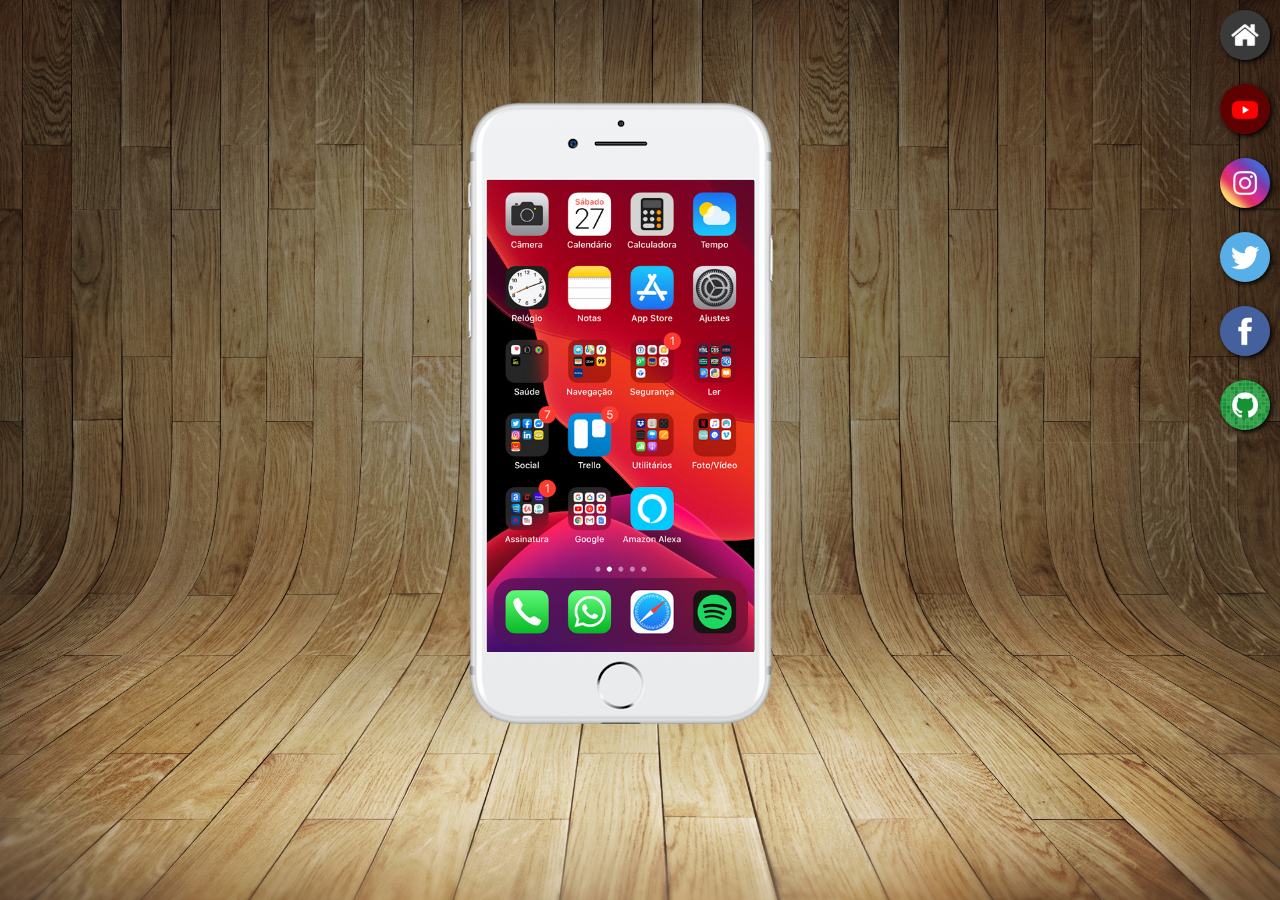
<file: index.html>
<!DOCTYPE html>
<html lang="en">
<head>
    <meta charset="UTF-8">
    <meta name="viewport" content="width=device-width, initial-scale=1.0">
    <link rel="shortcut icon" href="pacote-d013/favicon.ico" type="image/x-icon">
    <title>Projeto Social</title>
    <link rel="stylesheet" href="estilo/style.css">
</head>
<body>
    <main>
        <section id="phone">
            <iframe id="tela" src="home.html" name="tela" frameborder="0">
                Seu navegador não é compatível
            </iframe>
        </section>
        <section id="redes">
            <a href="home.html" target="tela"><img src="pacote-d013/imagens/logo-home.jpg" alt="logo-home"></a> <br>
            <a href="youtube.html" target="tela"><img src="pacote-d013/imagens/logo-youtube.jpg" alt="logo-youtube"></a> <br>
            <a href="insta.html" target="tela"><img src="pacote-d013/imagens/logo-instagram.jpg" alt="logo-instagram"></a> <br>
            <a href="twitter.html" target="tela"><img src="pacote-d013/imagens/logo-twitter.jpg" alt="logo-twitter"></a> <br>
            <a href="facebook.html" target="tela"><img src="pacote-d013/imagens/logo-facebook.jpg" alt="logo-facebook"></a> <br>
            <a href="github.html" target="tela"><img src="pacote-d013/imagens/logo-github.jpg" alt="logo-github"></a>

        </section>
    </main>
</body>
</html>
</file>
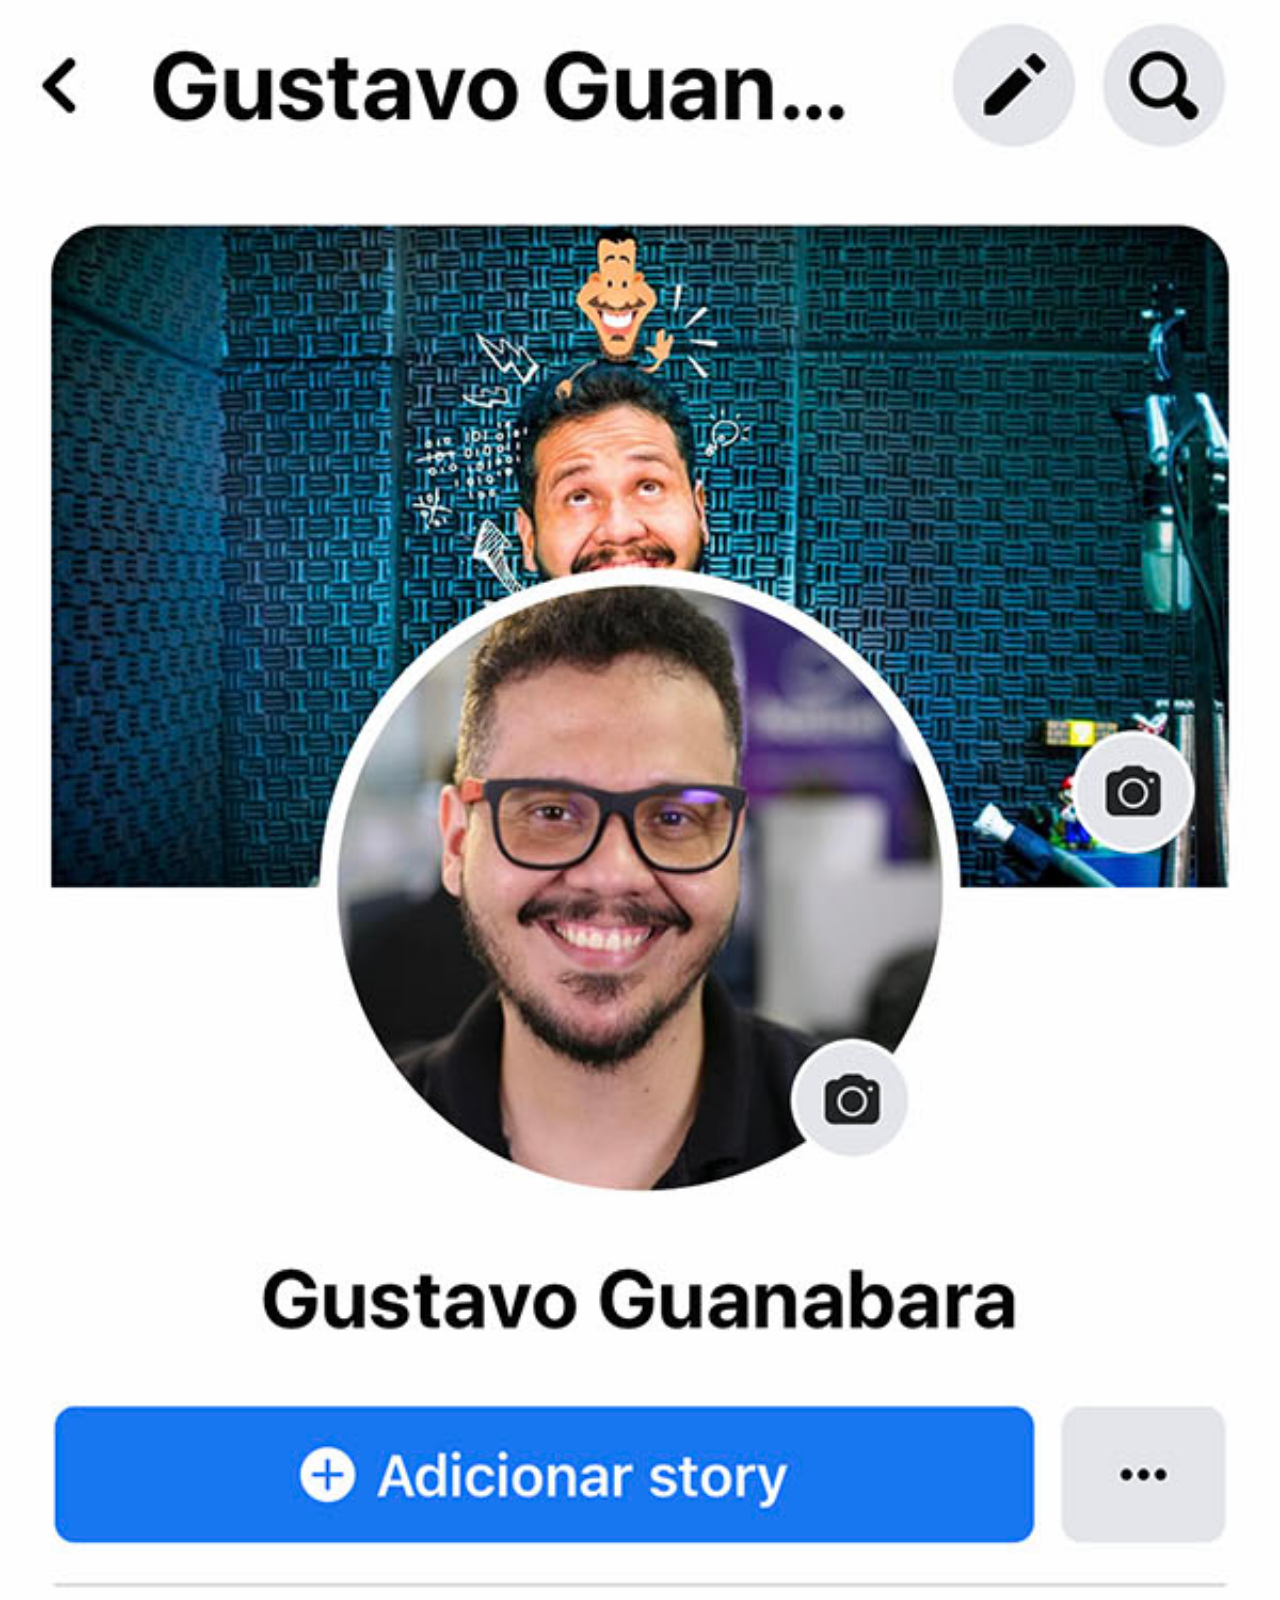
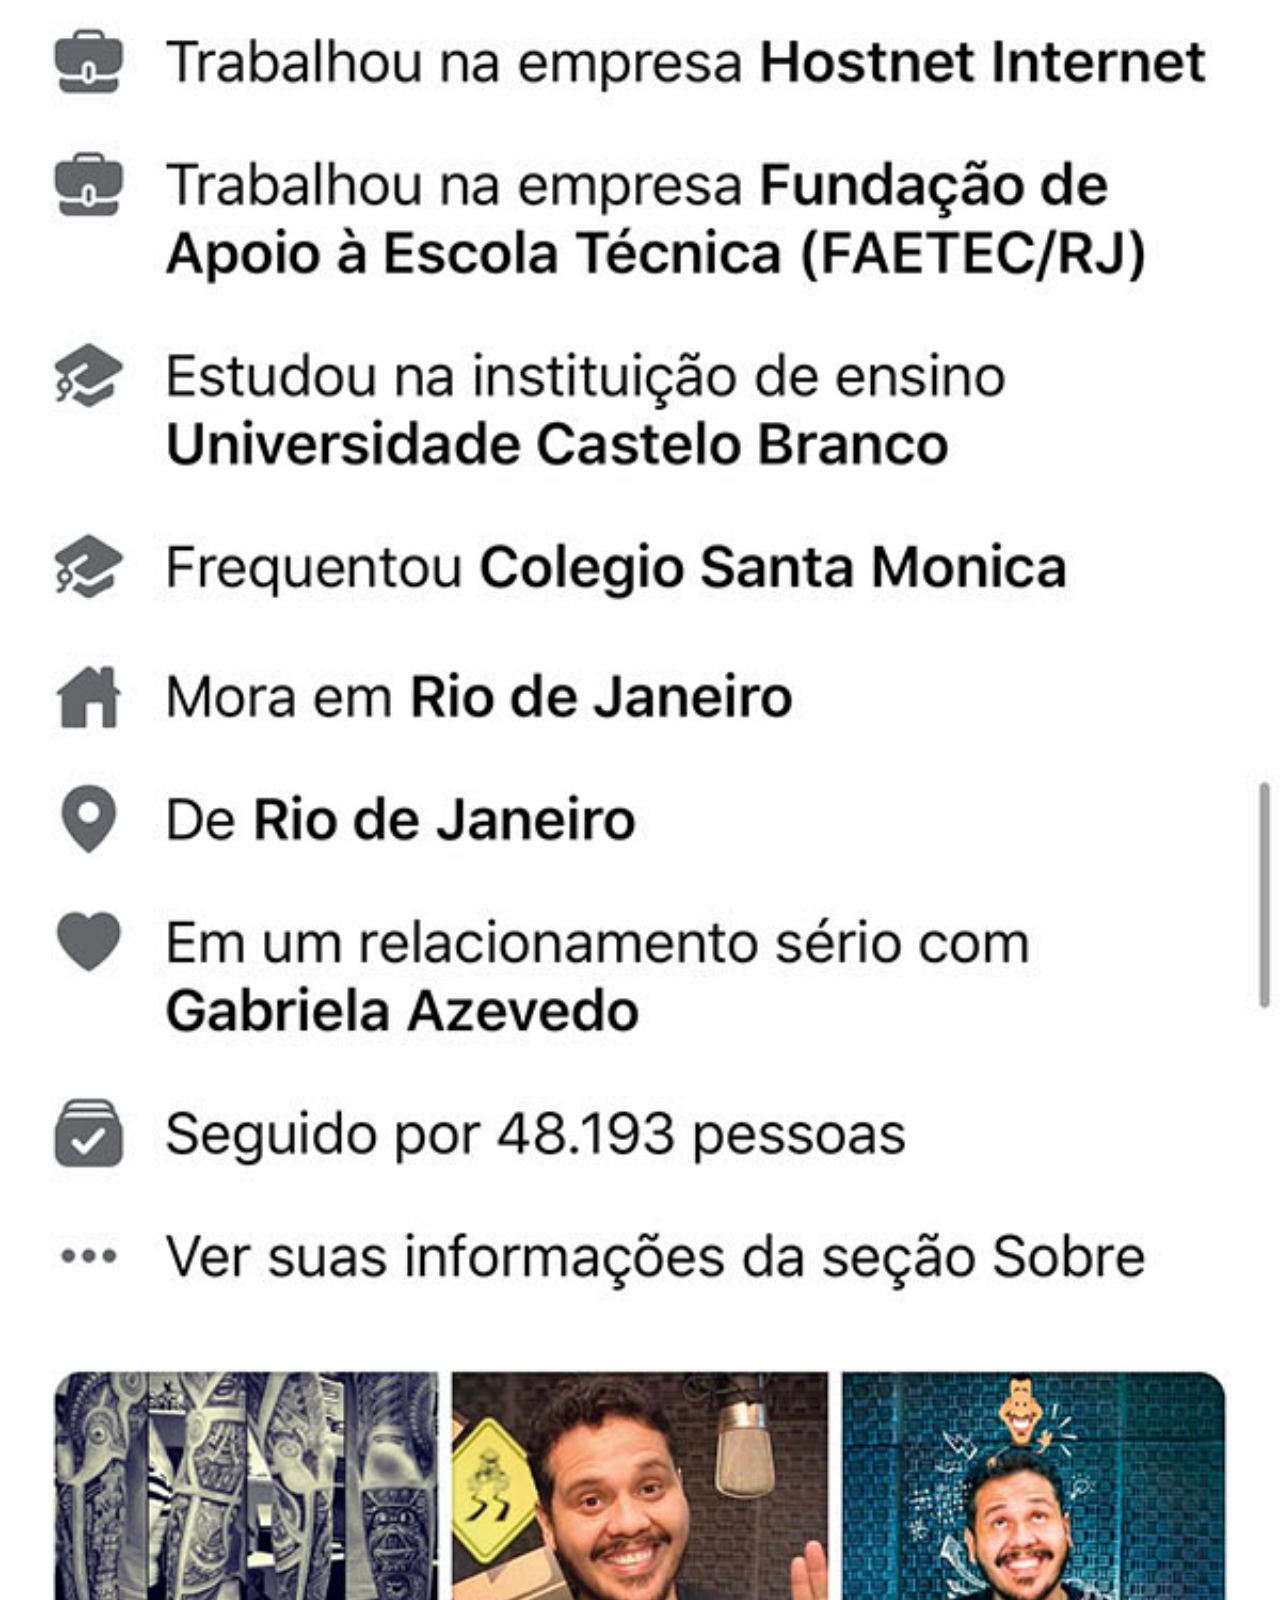
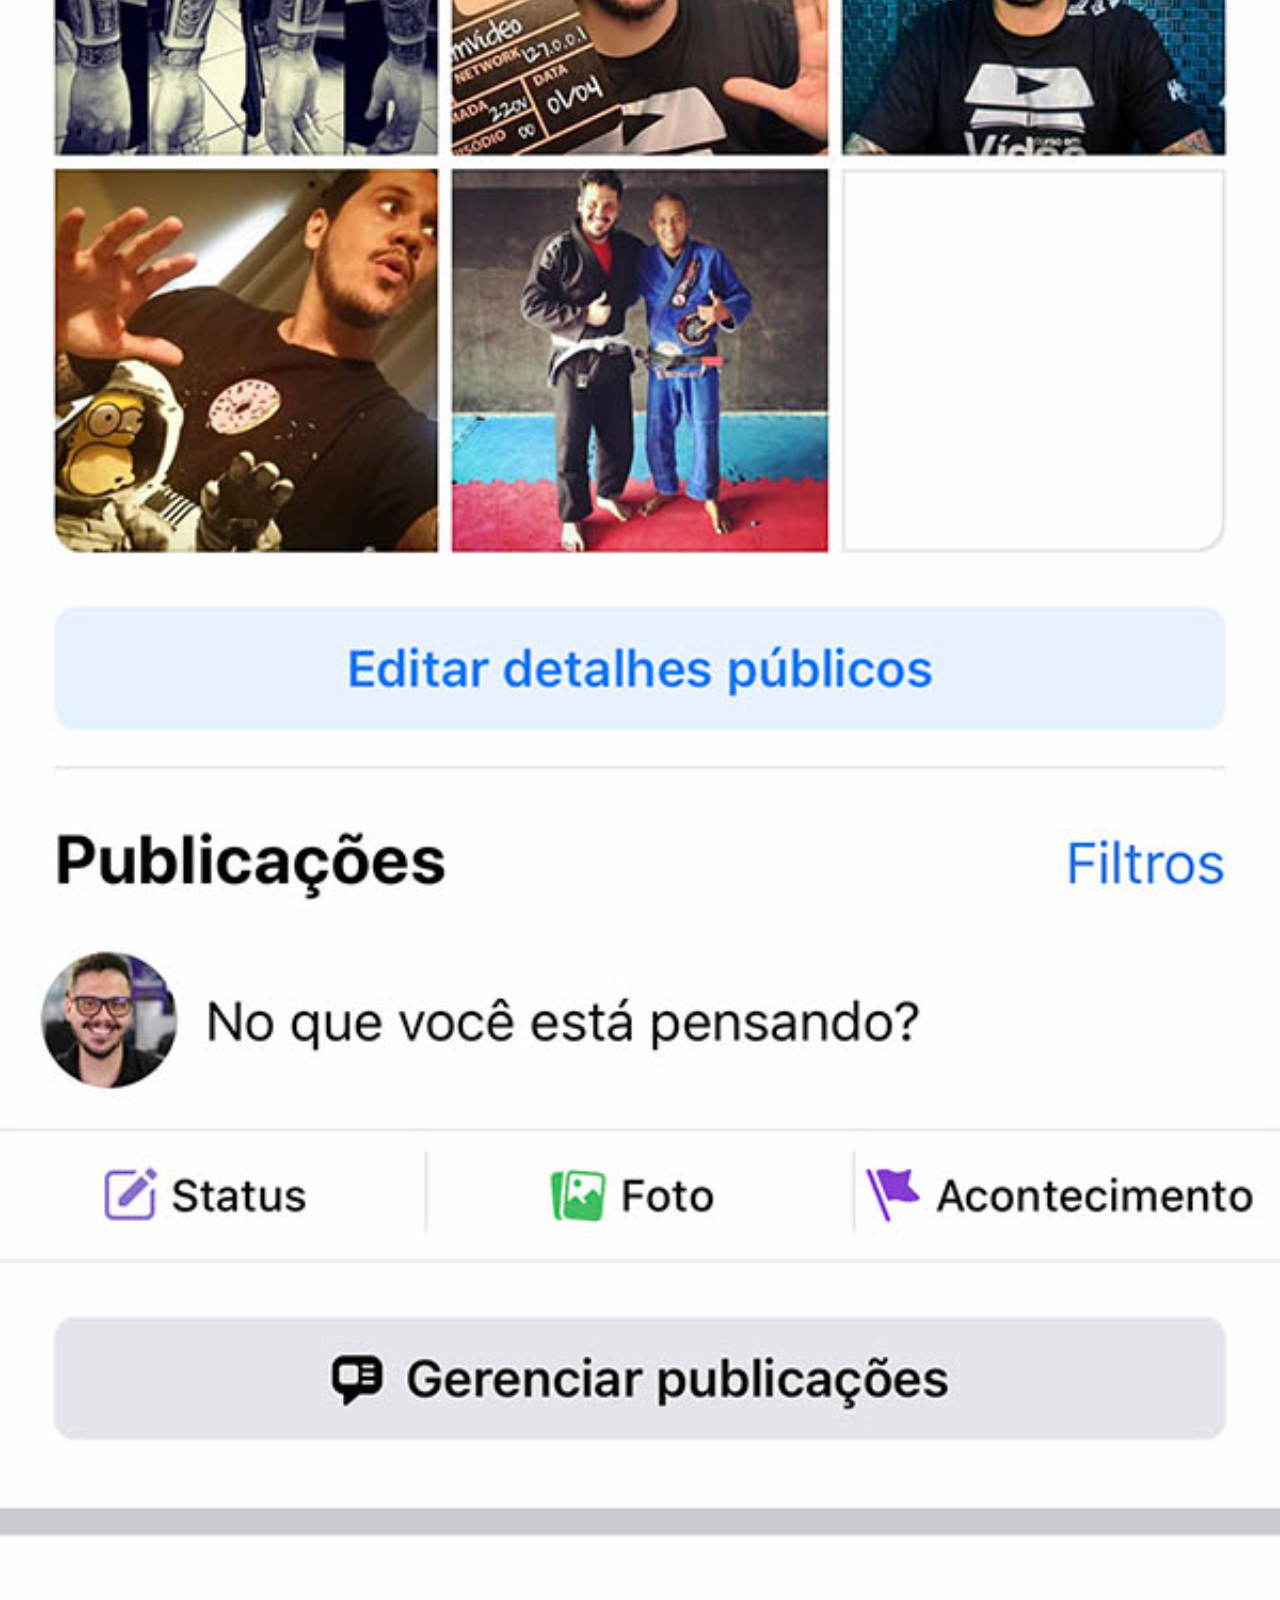
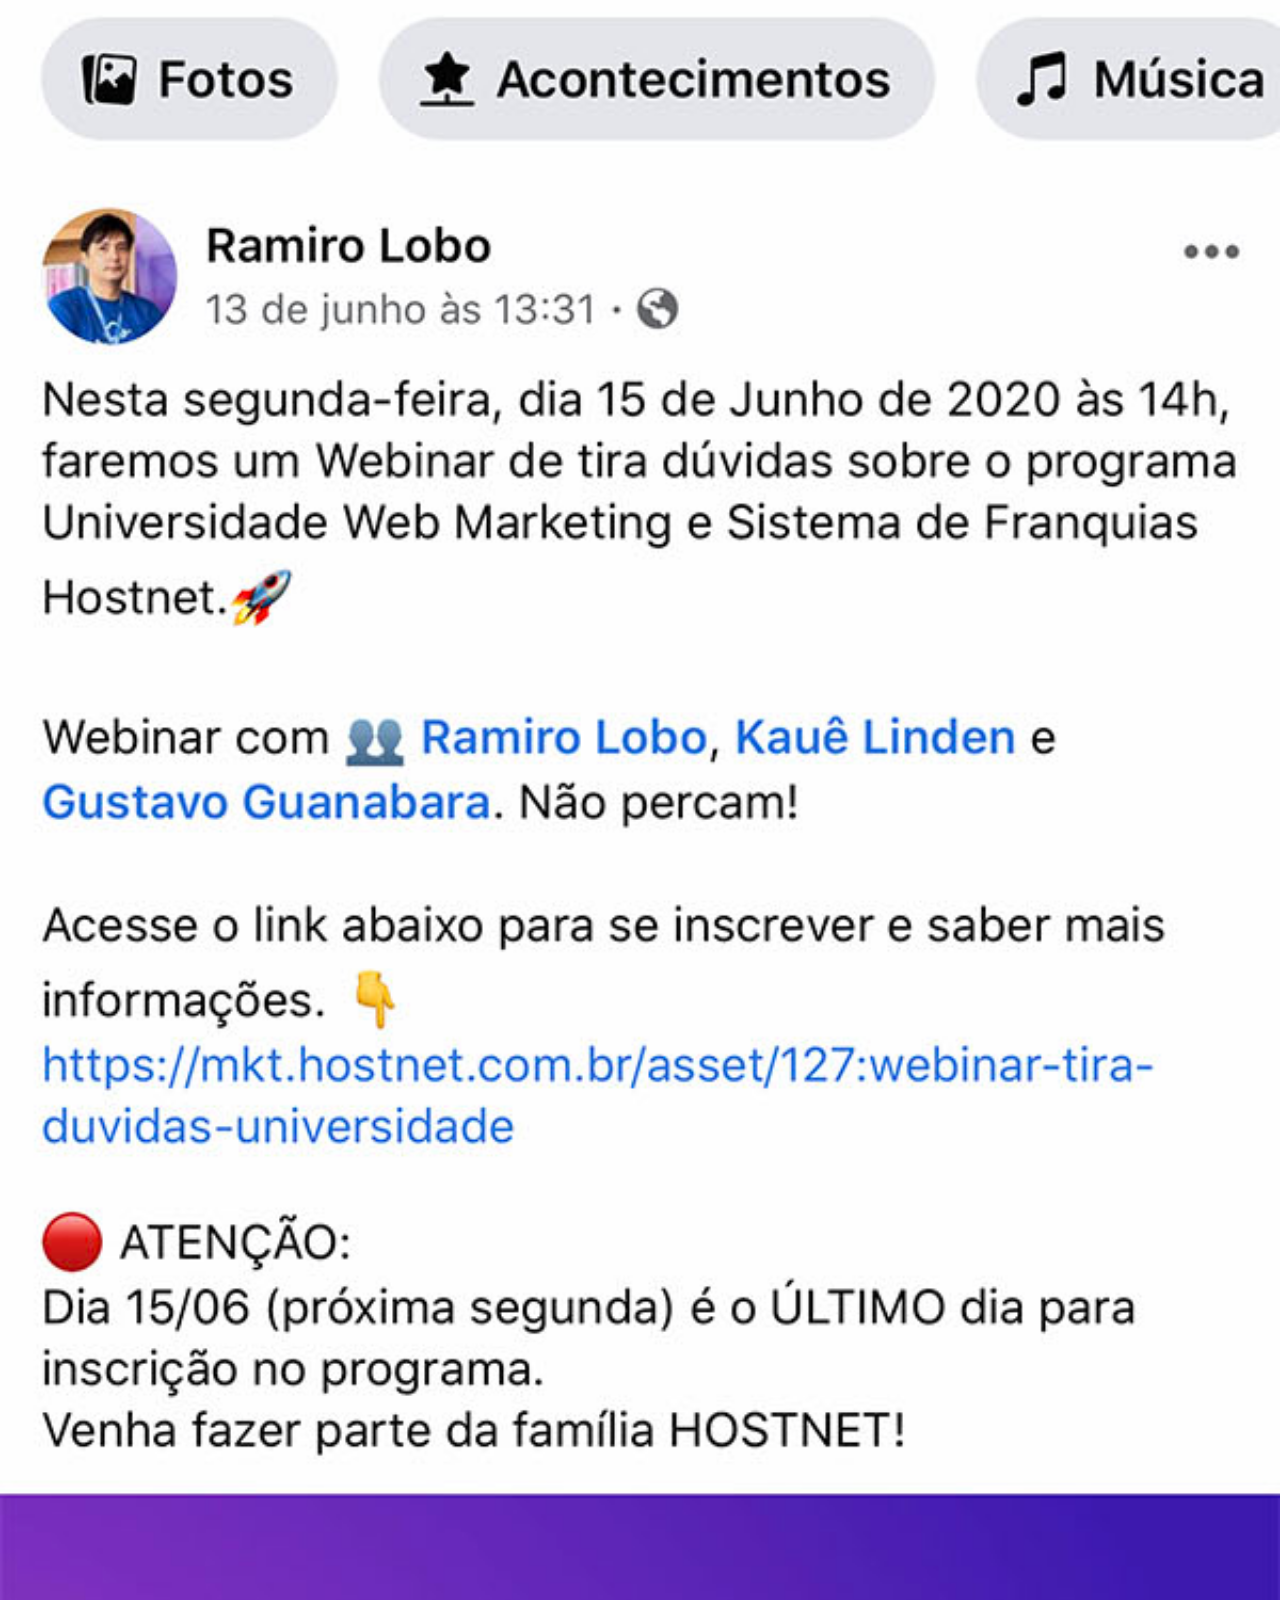
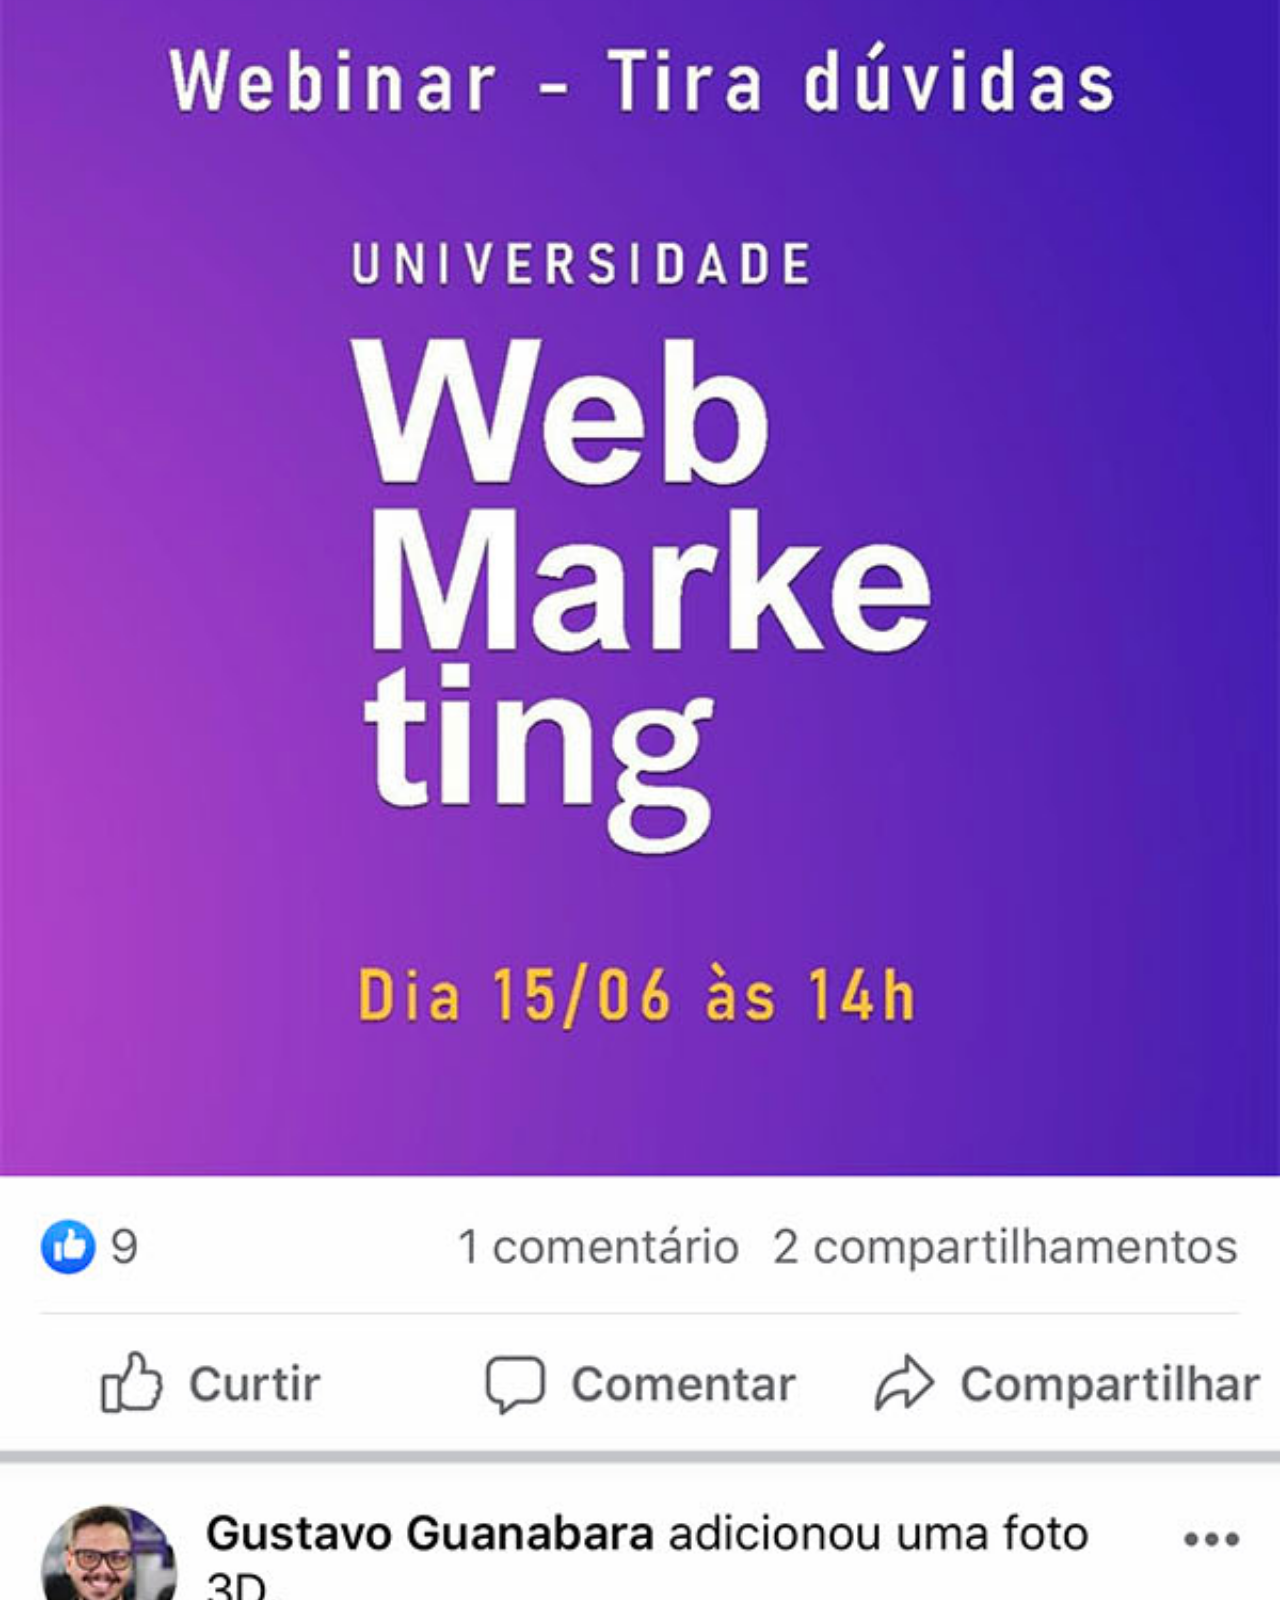
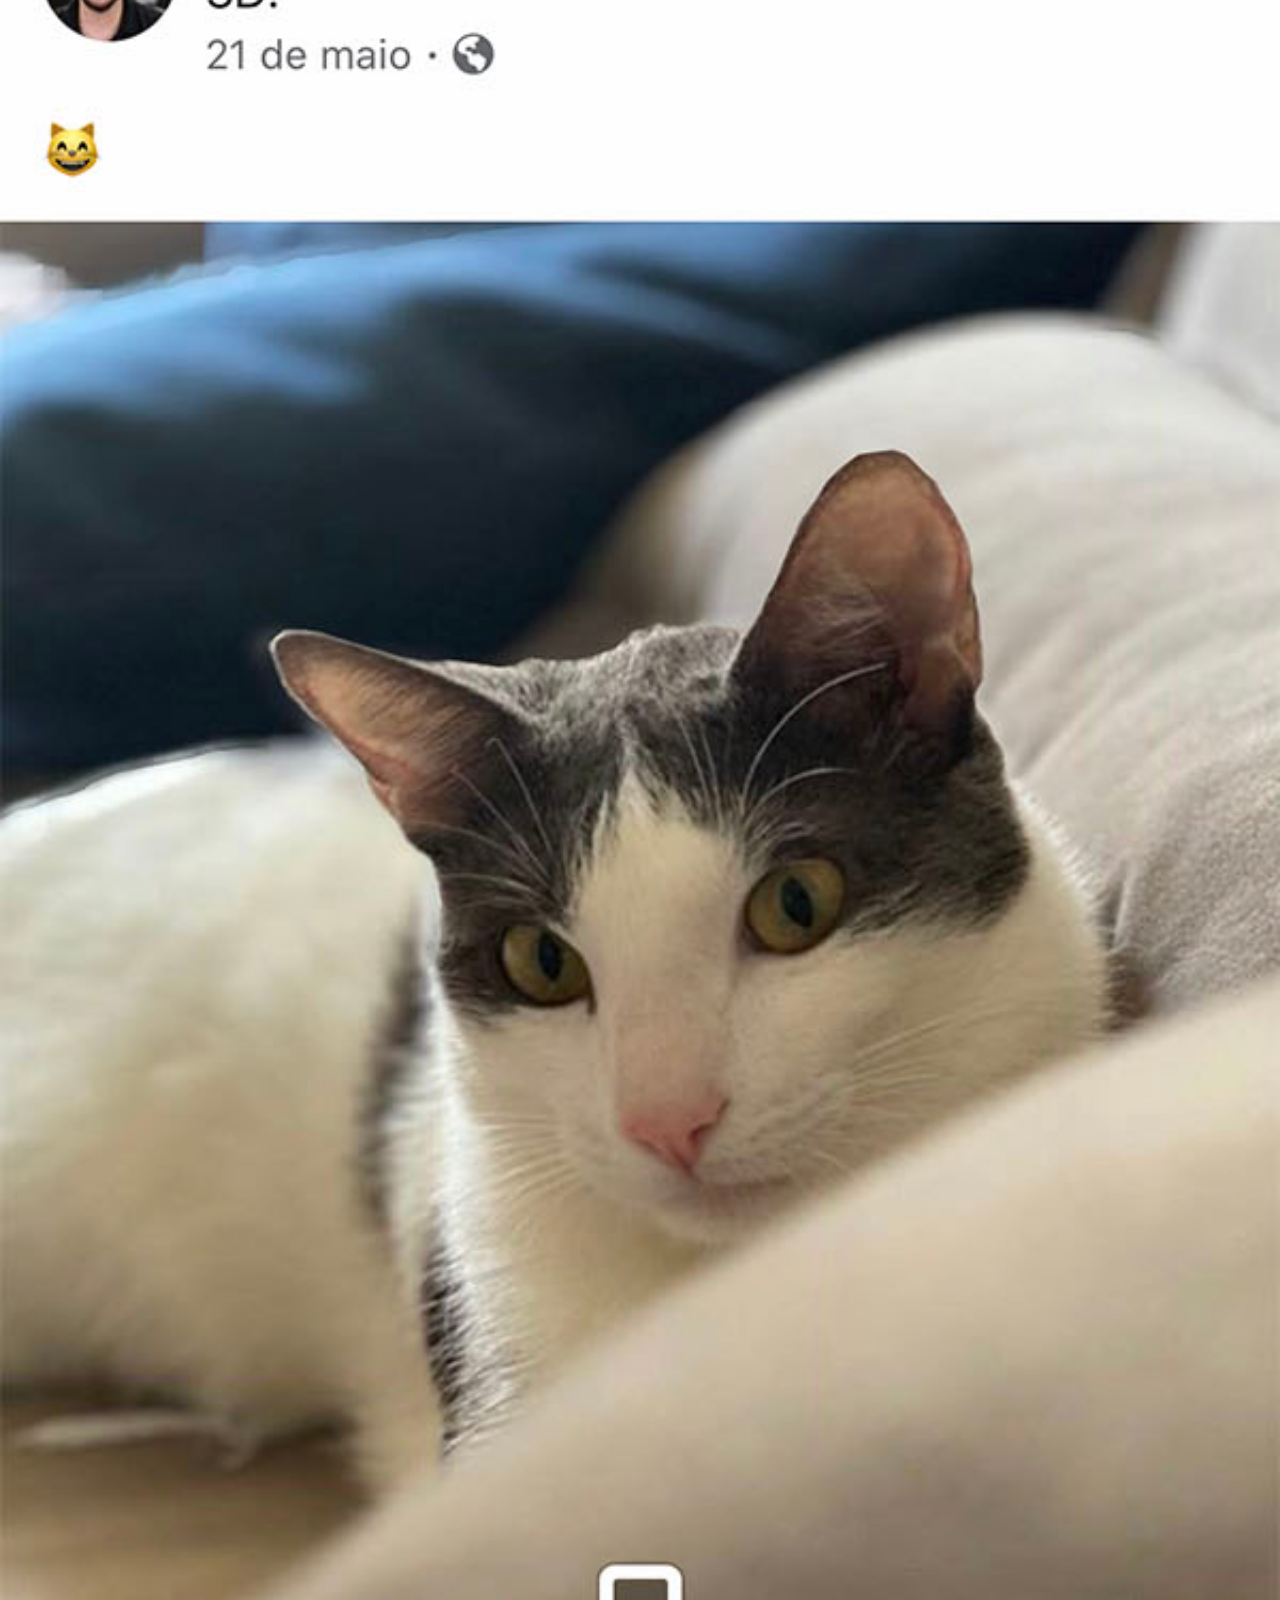
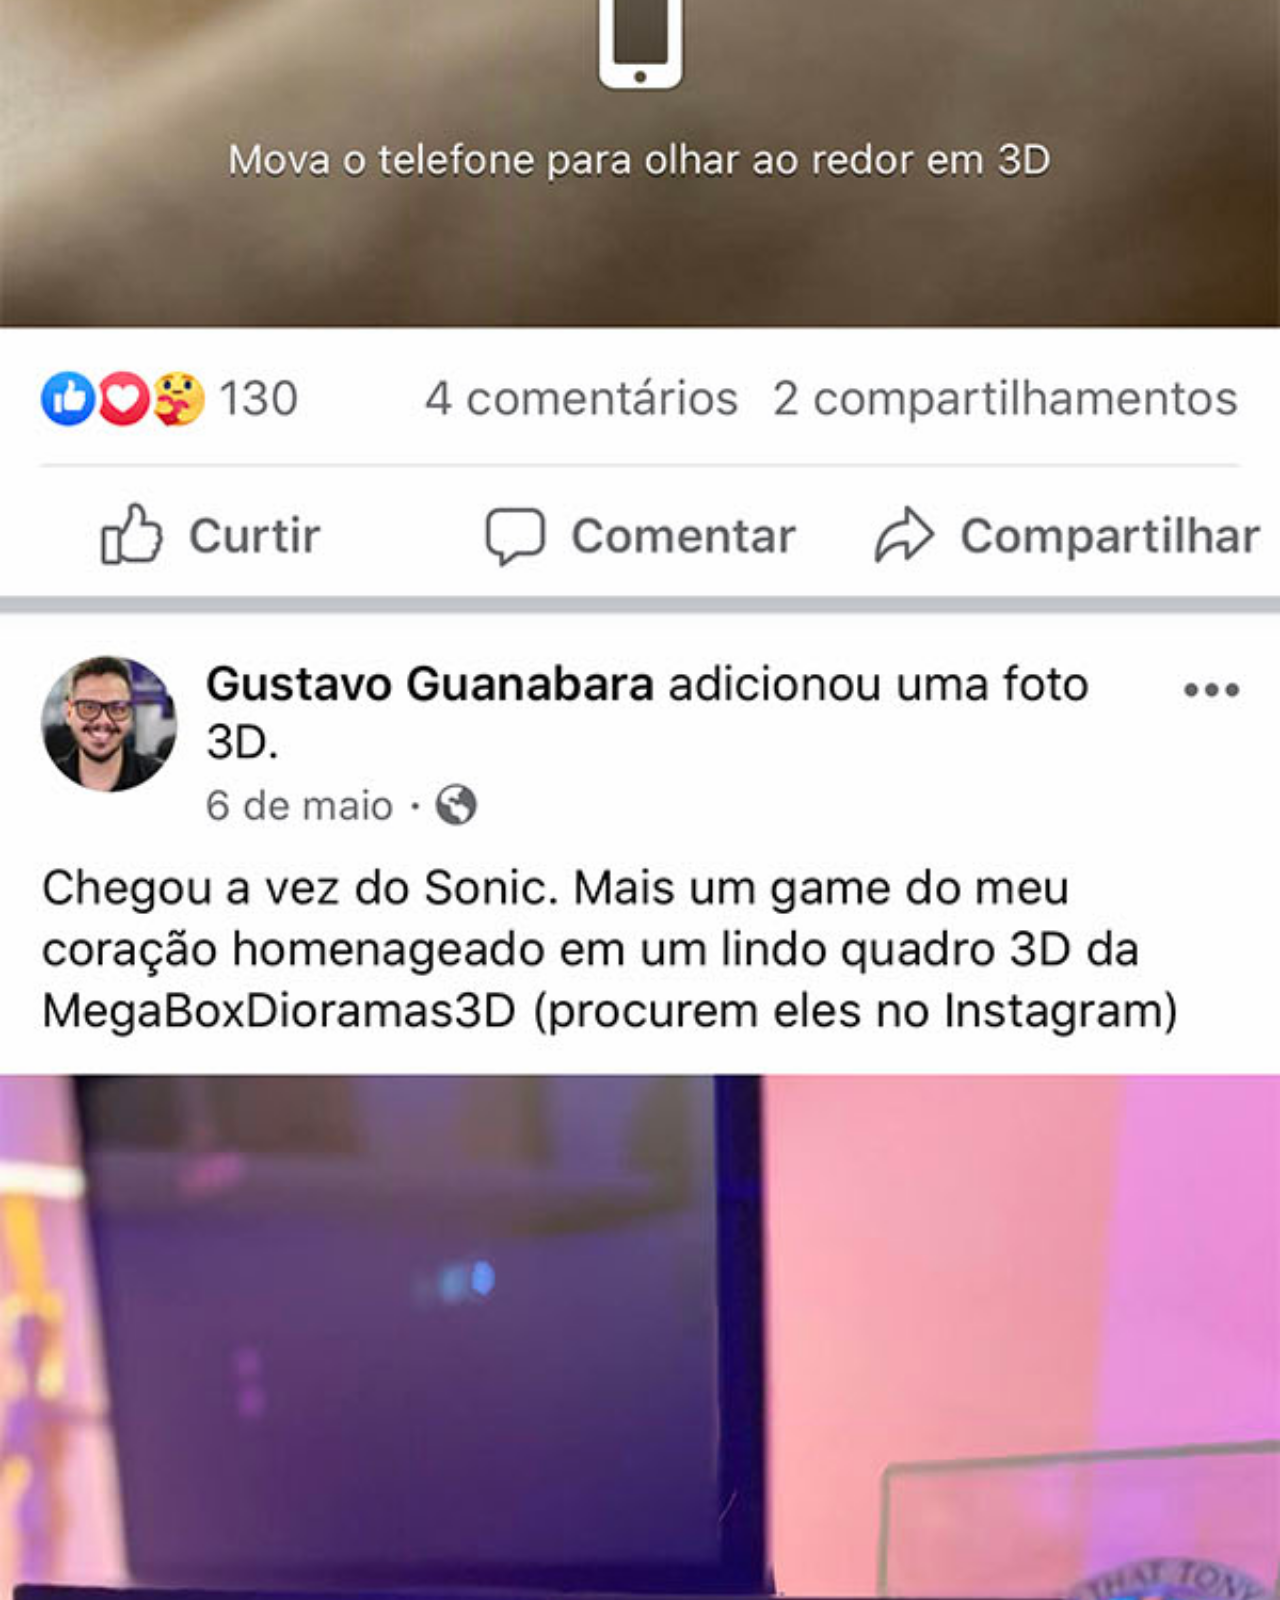
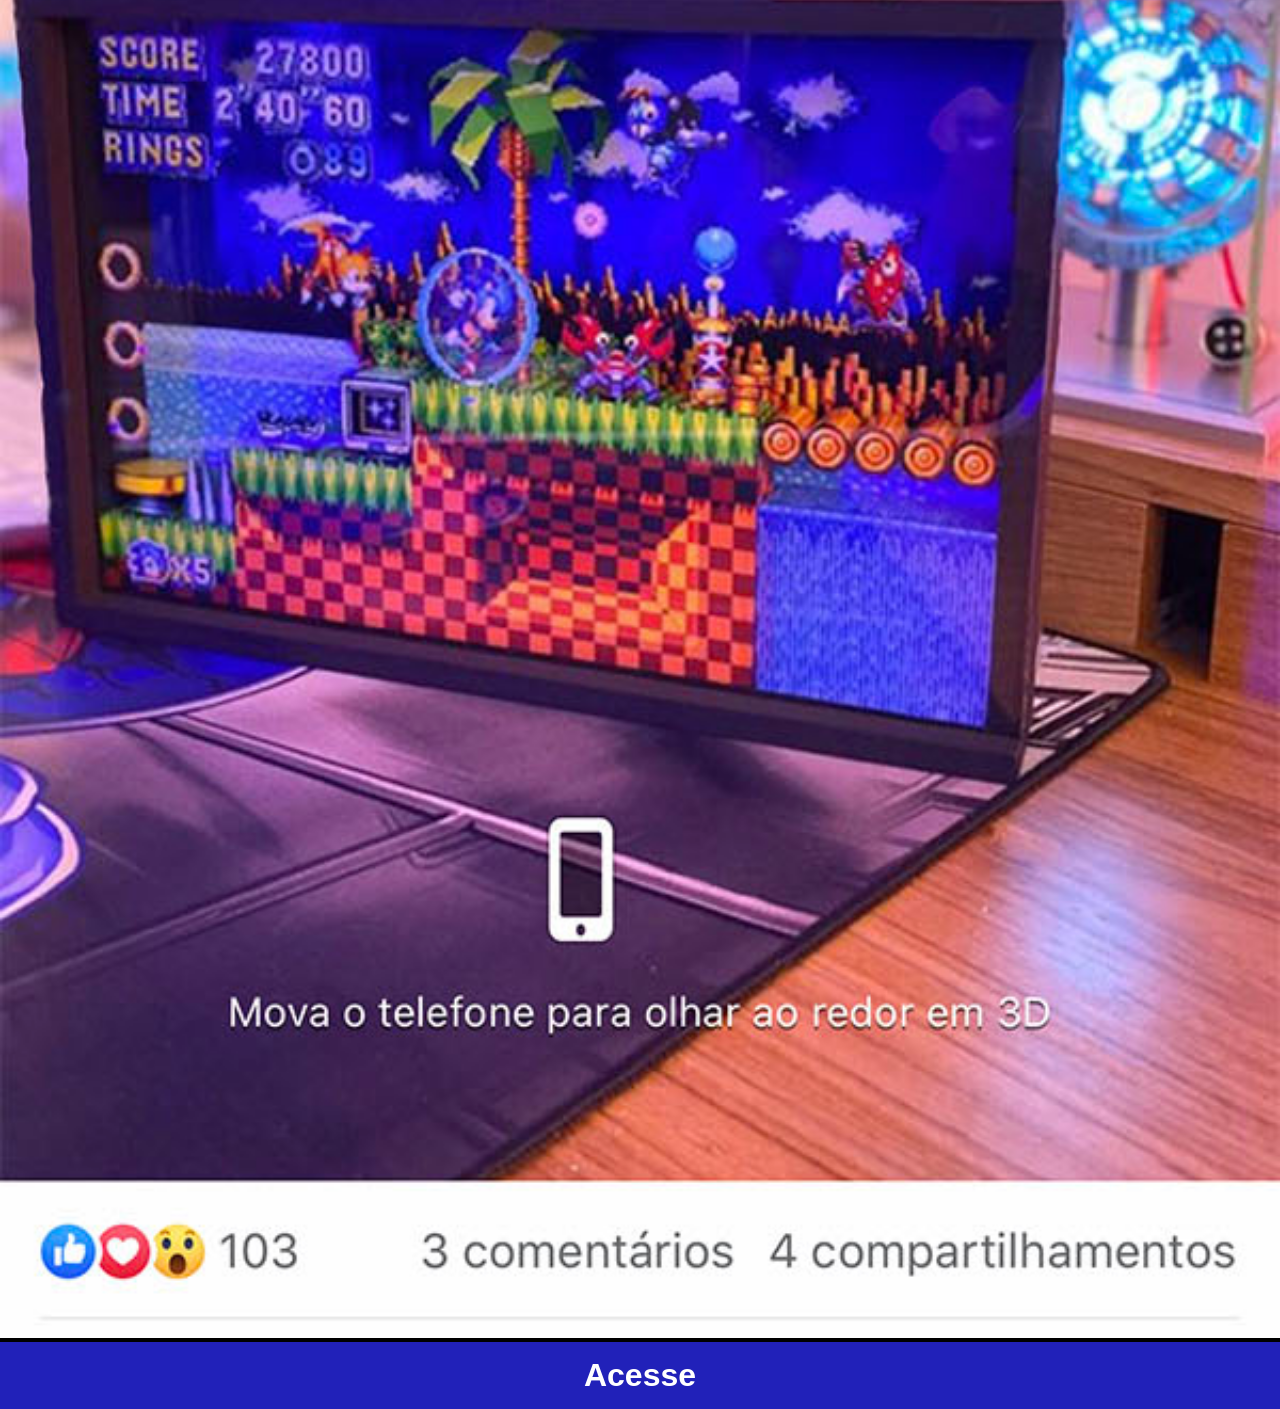
<file: facebook.html>
<!DOCTYPE html>
<html lang="en">
<head>
    <meta charset="UTF-8">
    <meta name="viewport" content="width=device-width, initial-scale=1.0">
    <title>Facebook</title>
    <link rel="stylesheet" href="social.css">
</head>
<body>
    <img src="pacote-d013/imagens/tela-facebook.jpg" alt="tela-facebook">
    <a href="https://www.facebook.com/?locale=pt_BR">Acesse</a>
</body>
</html>
</file>
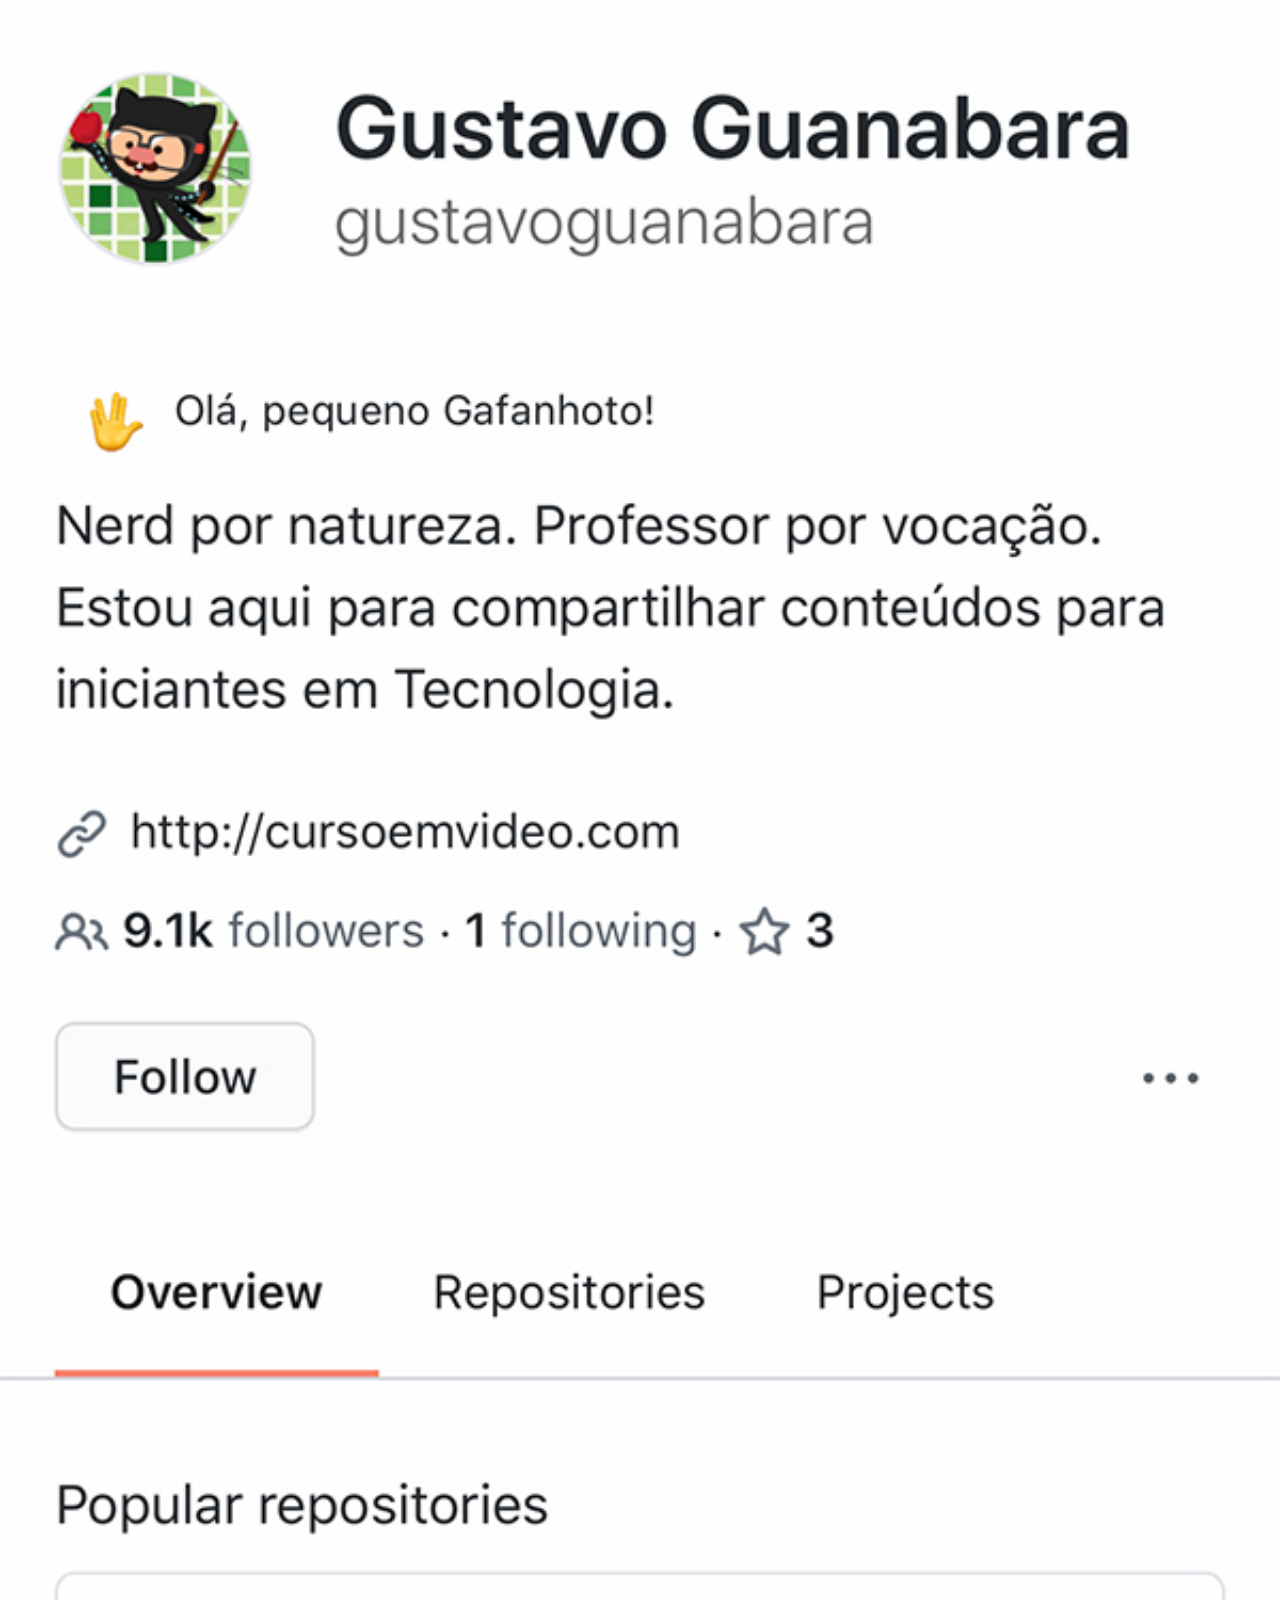
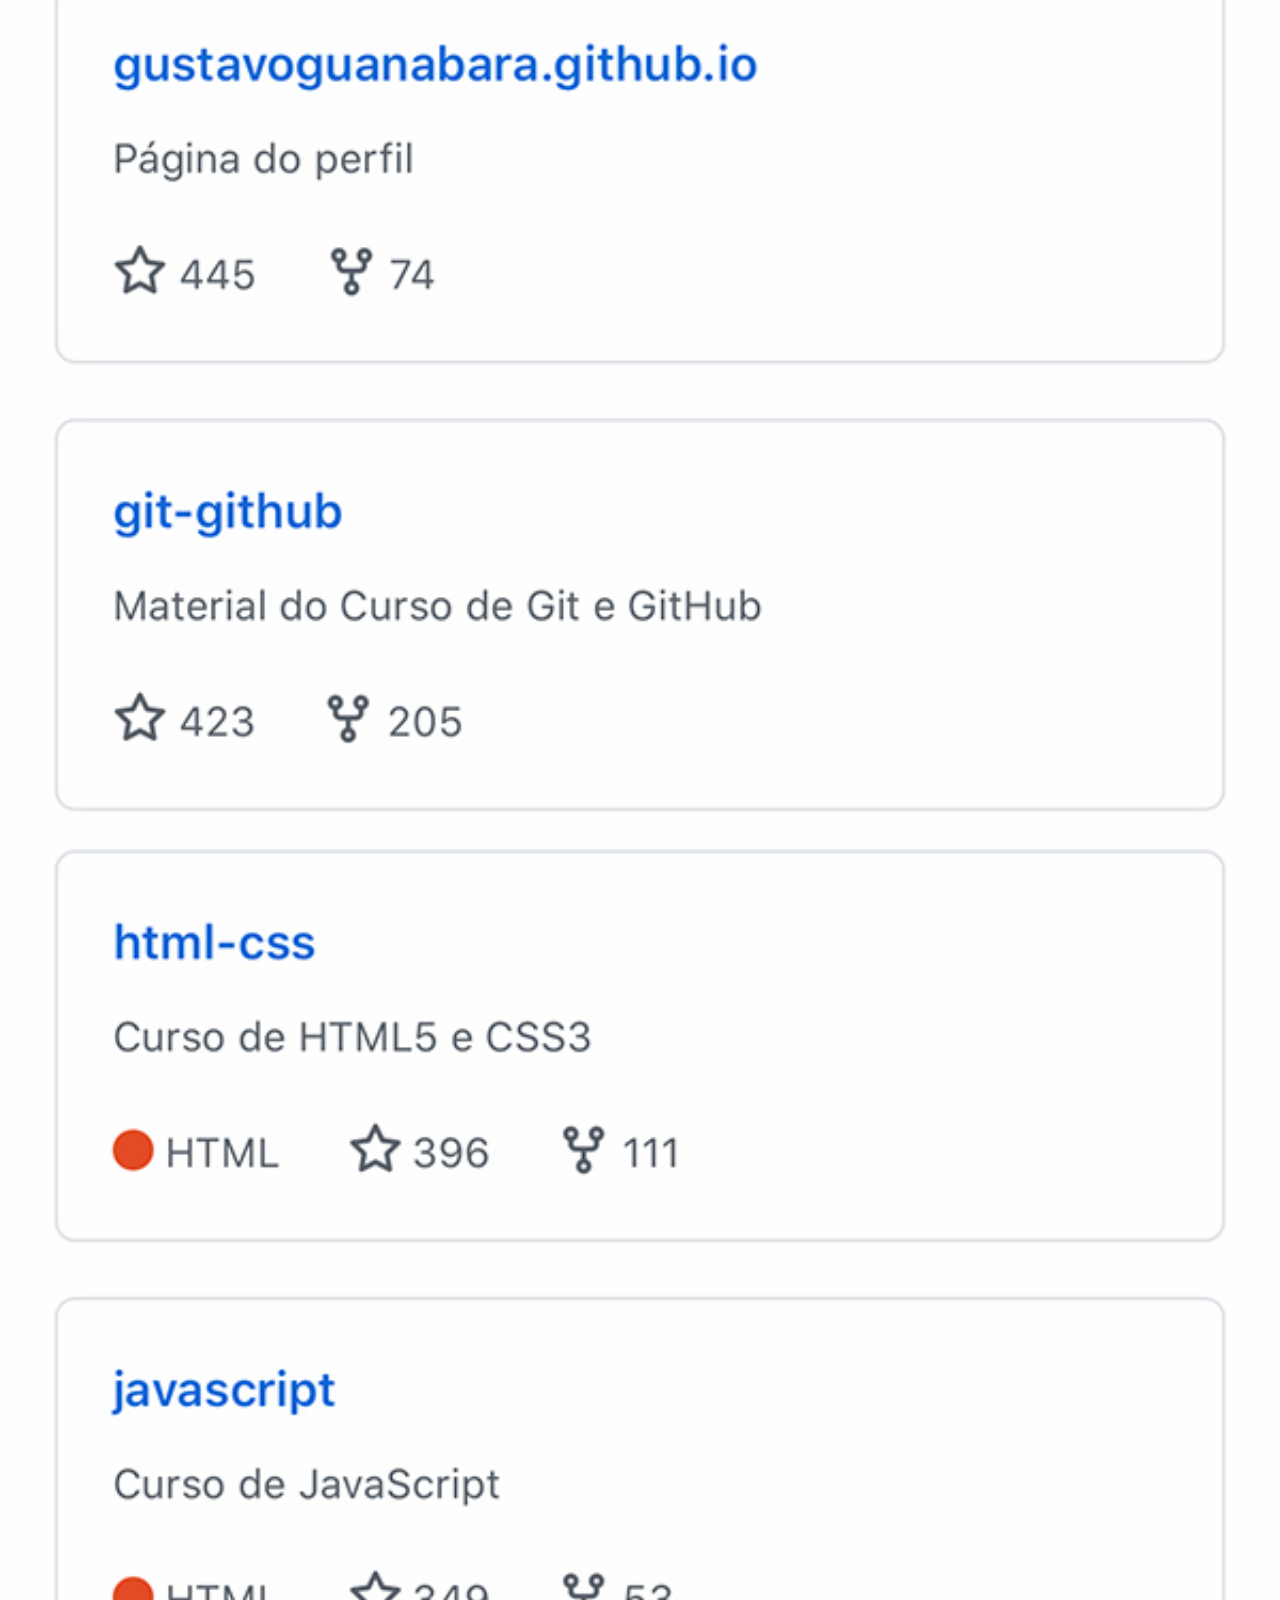
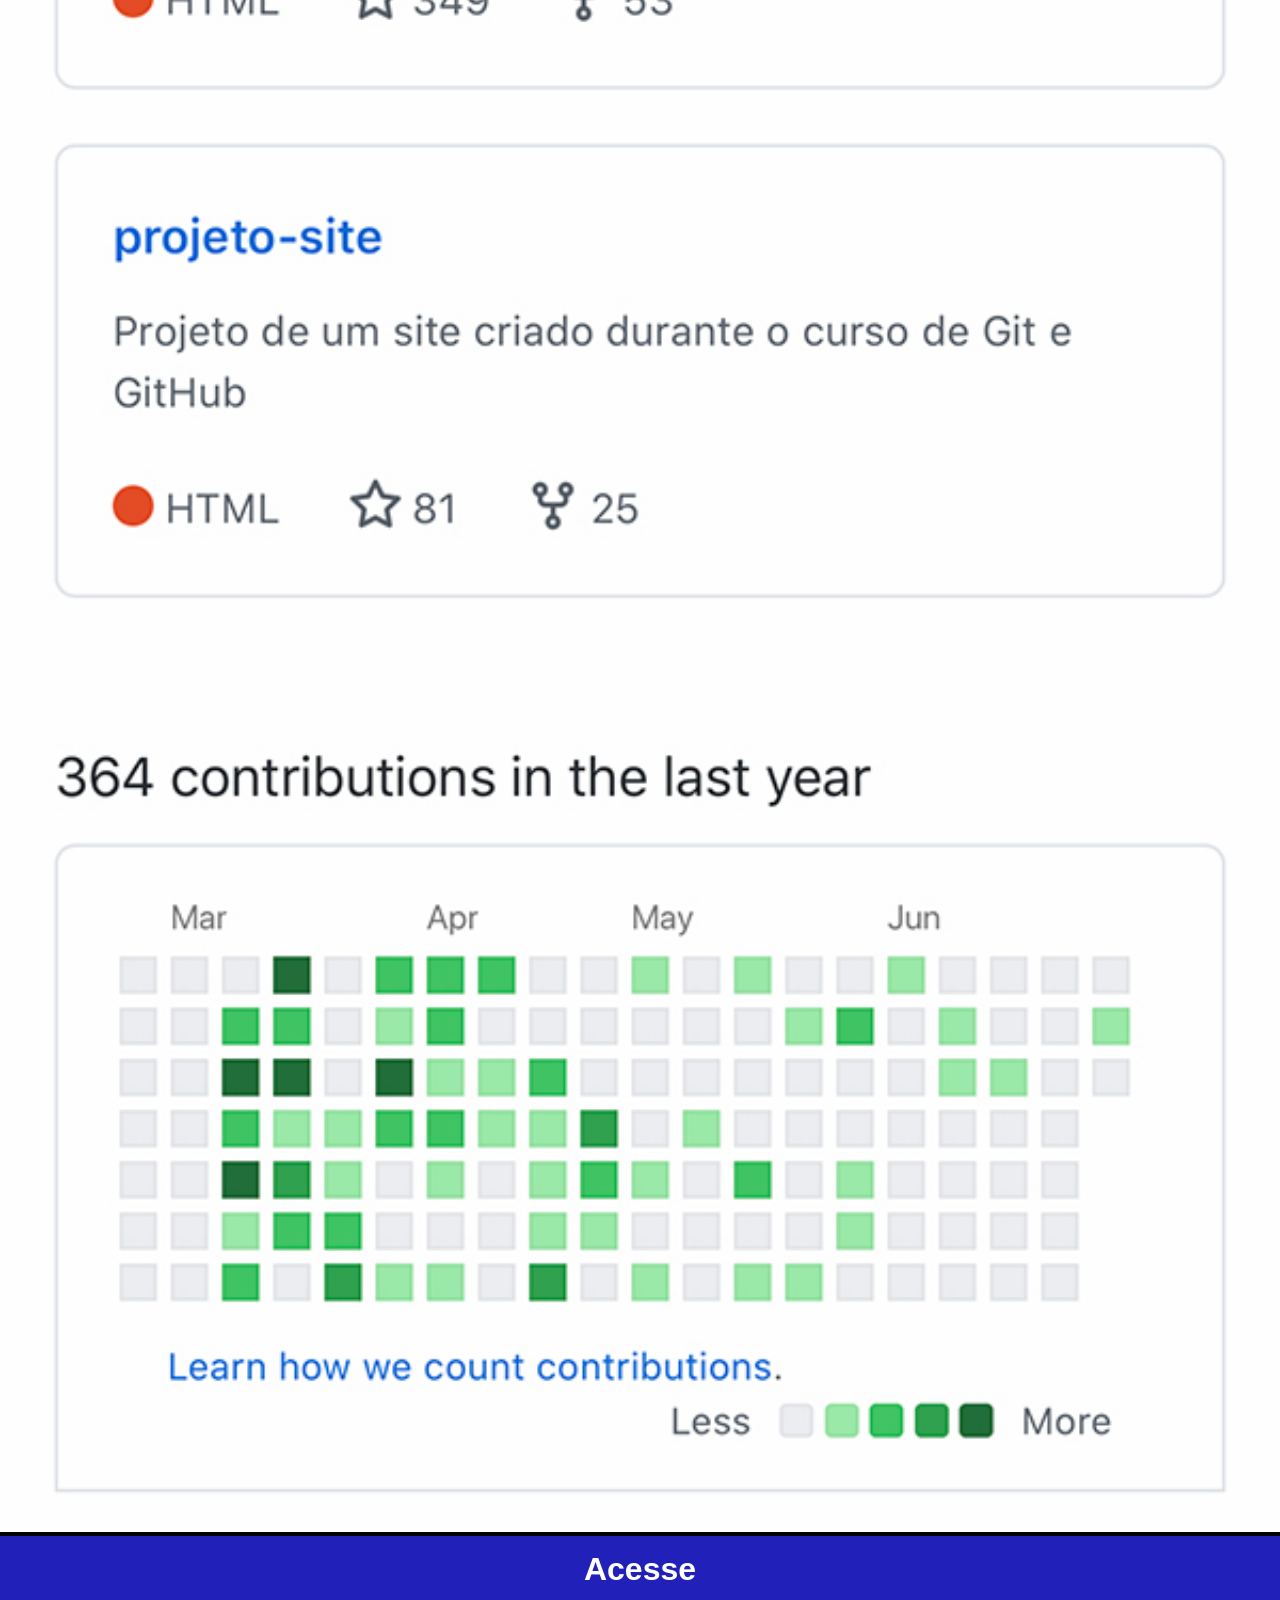
<file: github.html>
<!DOCTYPE html>
<html lang="en">
<head>
    <meta charset="UTF-8">
    <meta name="viewport" content="width=device-width, initial-scale=1.0">
    <title>Github</title>
    <link rel="stylesheet" href="social.css">
</head>
<body>
    <img src="pacote-d013/imagens/tela-github.jpg" alt="tela-github">
    <a href="https://github.com/brunovasquezz" target="_blank">Acesse</a>
</body>
</html>
</file>
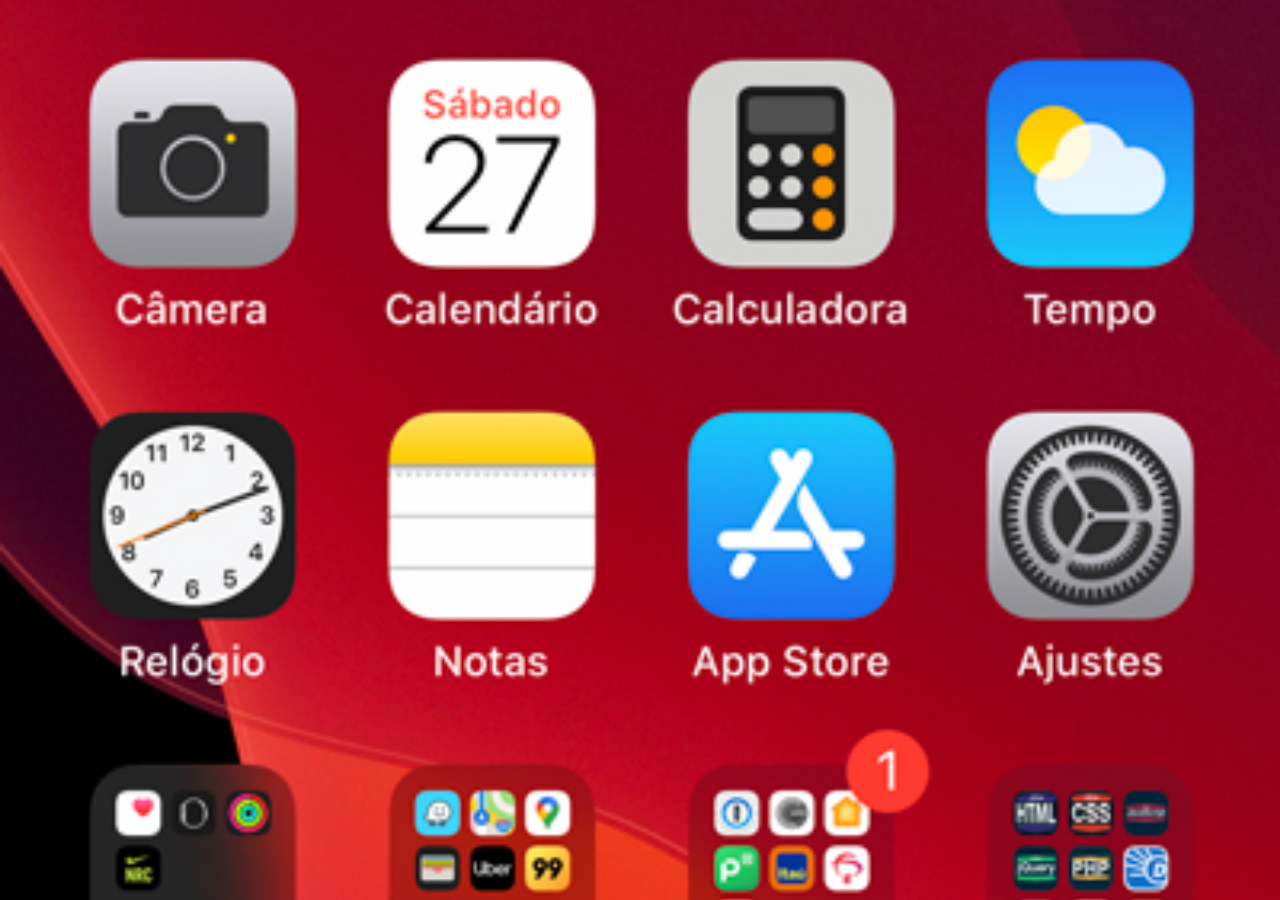
<file: home.html>
<!DOCTYPE html>
<html lang="en">
<head>
    <meta charset="UTF-8">
    <meta name="viewport" content="width=device-width, initial-scale=1.0">
    <title>Home</title>
    <style>
        *{
            margin: 0px;
            padding: 0px;
        }

        body{
            width: 100vw;
            height: 100vh;
            background: url('pacote-d013/imagens/tela-home.jpg') no-repeat top center;
            background-size: cover;
        }
    </style>
</head>
<body>
    
</body>
</html>
</file>
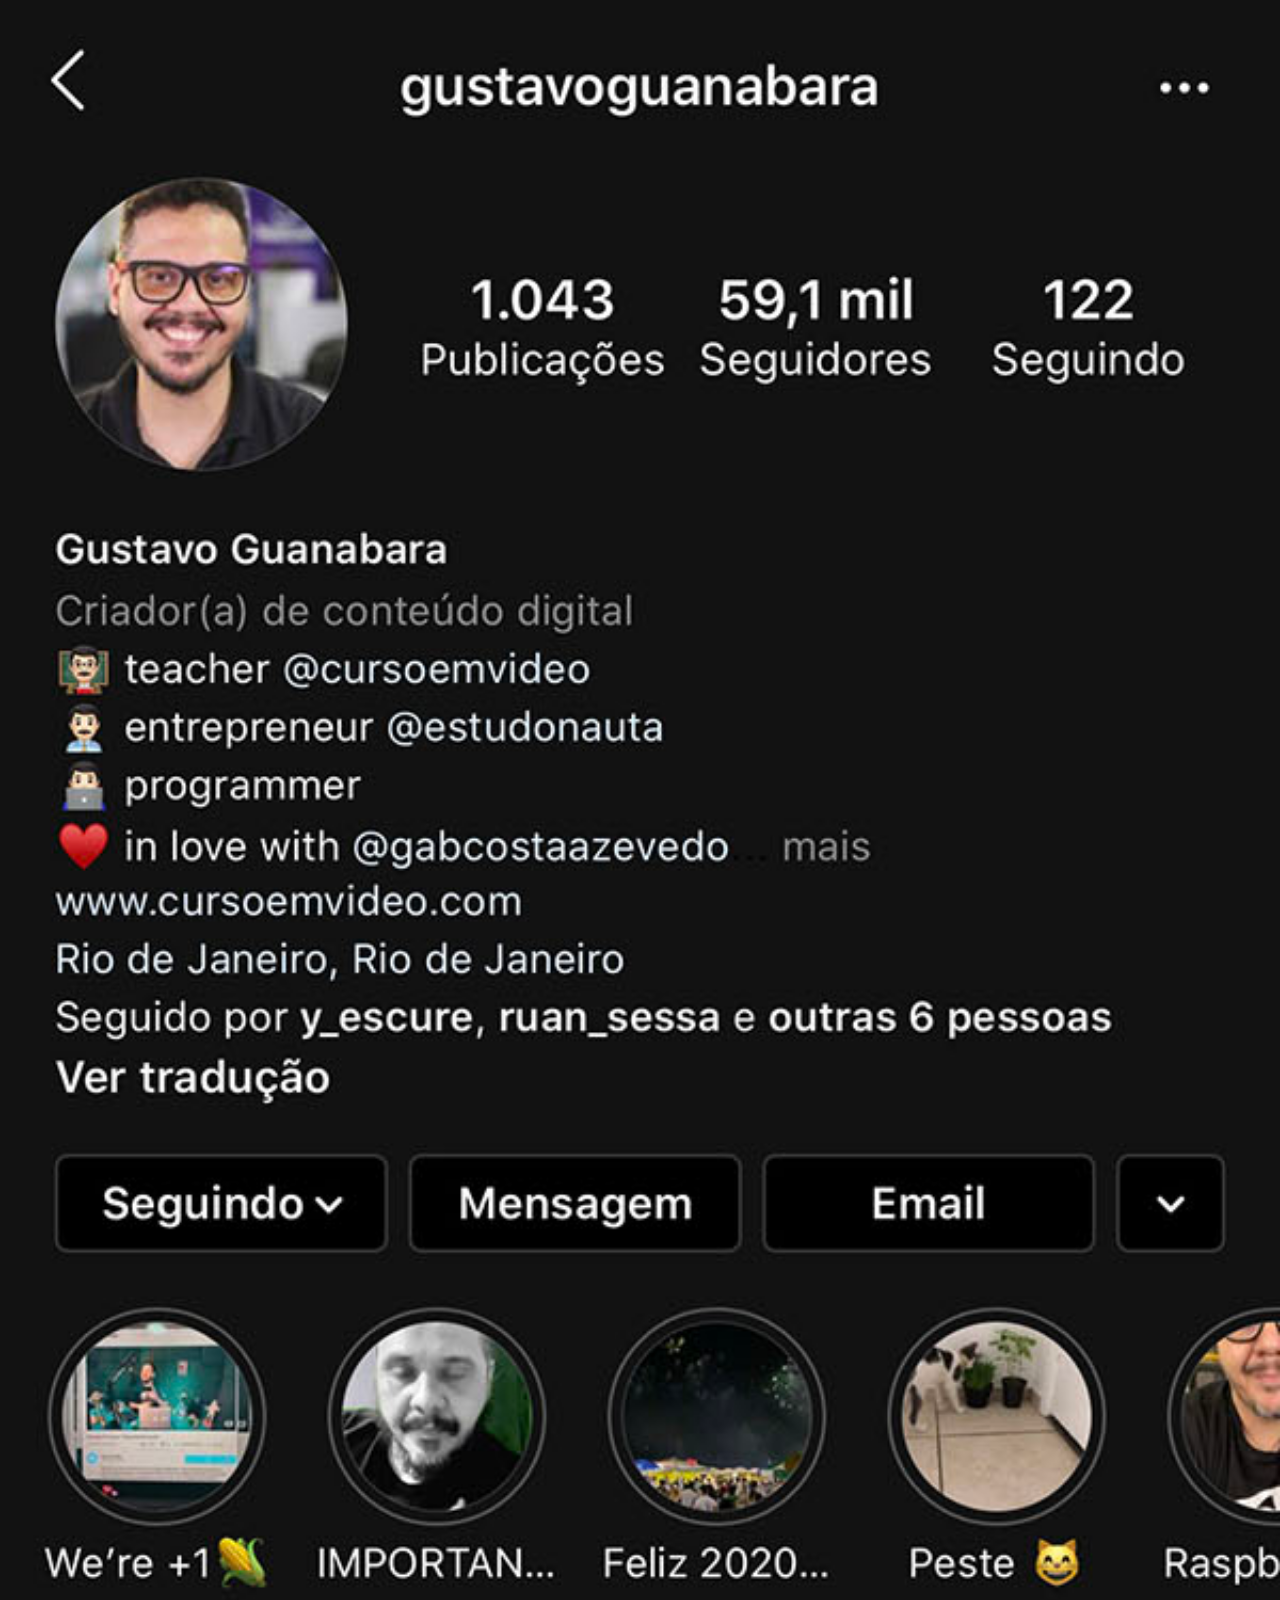
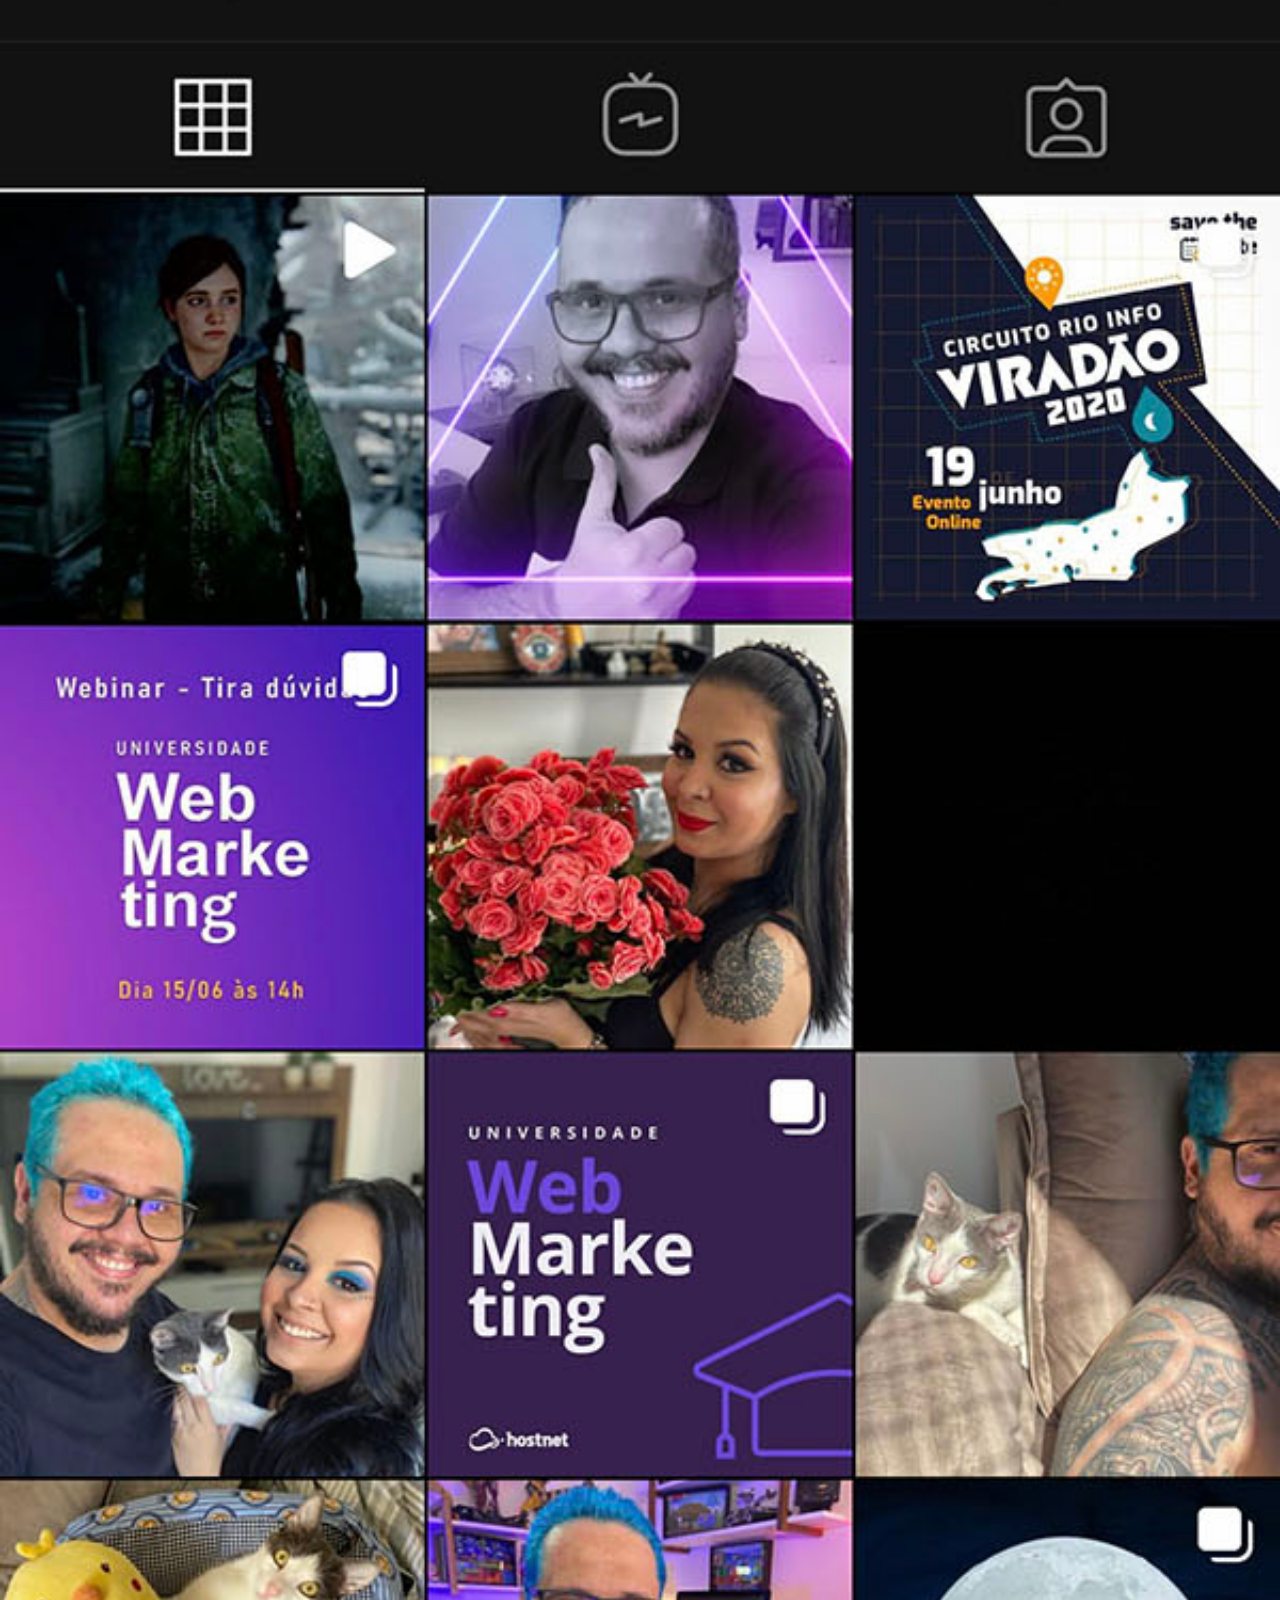
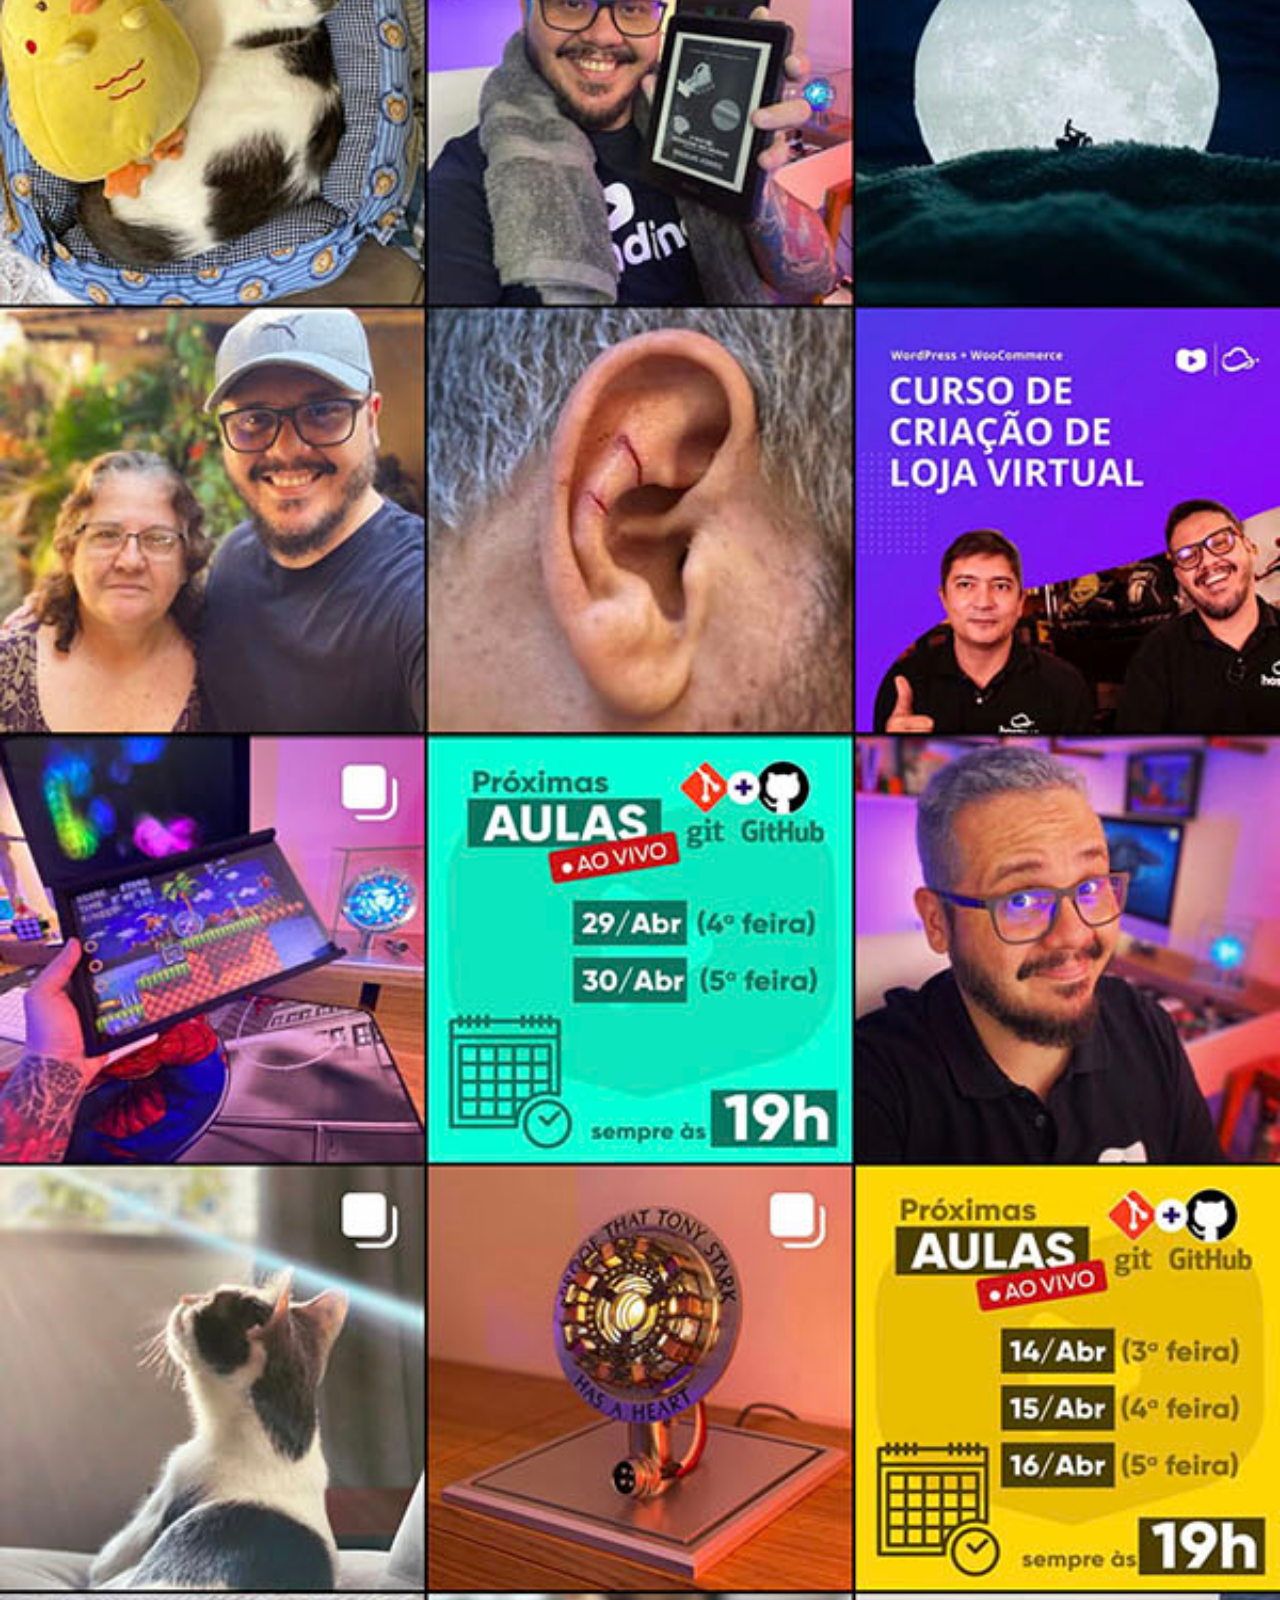
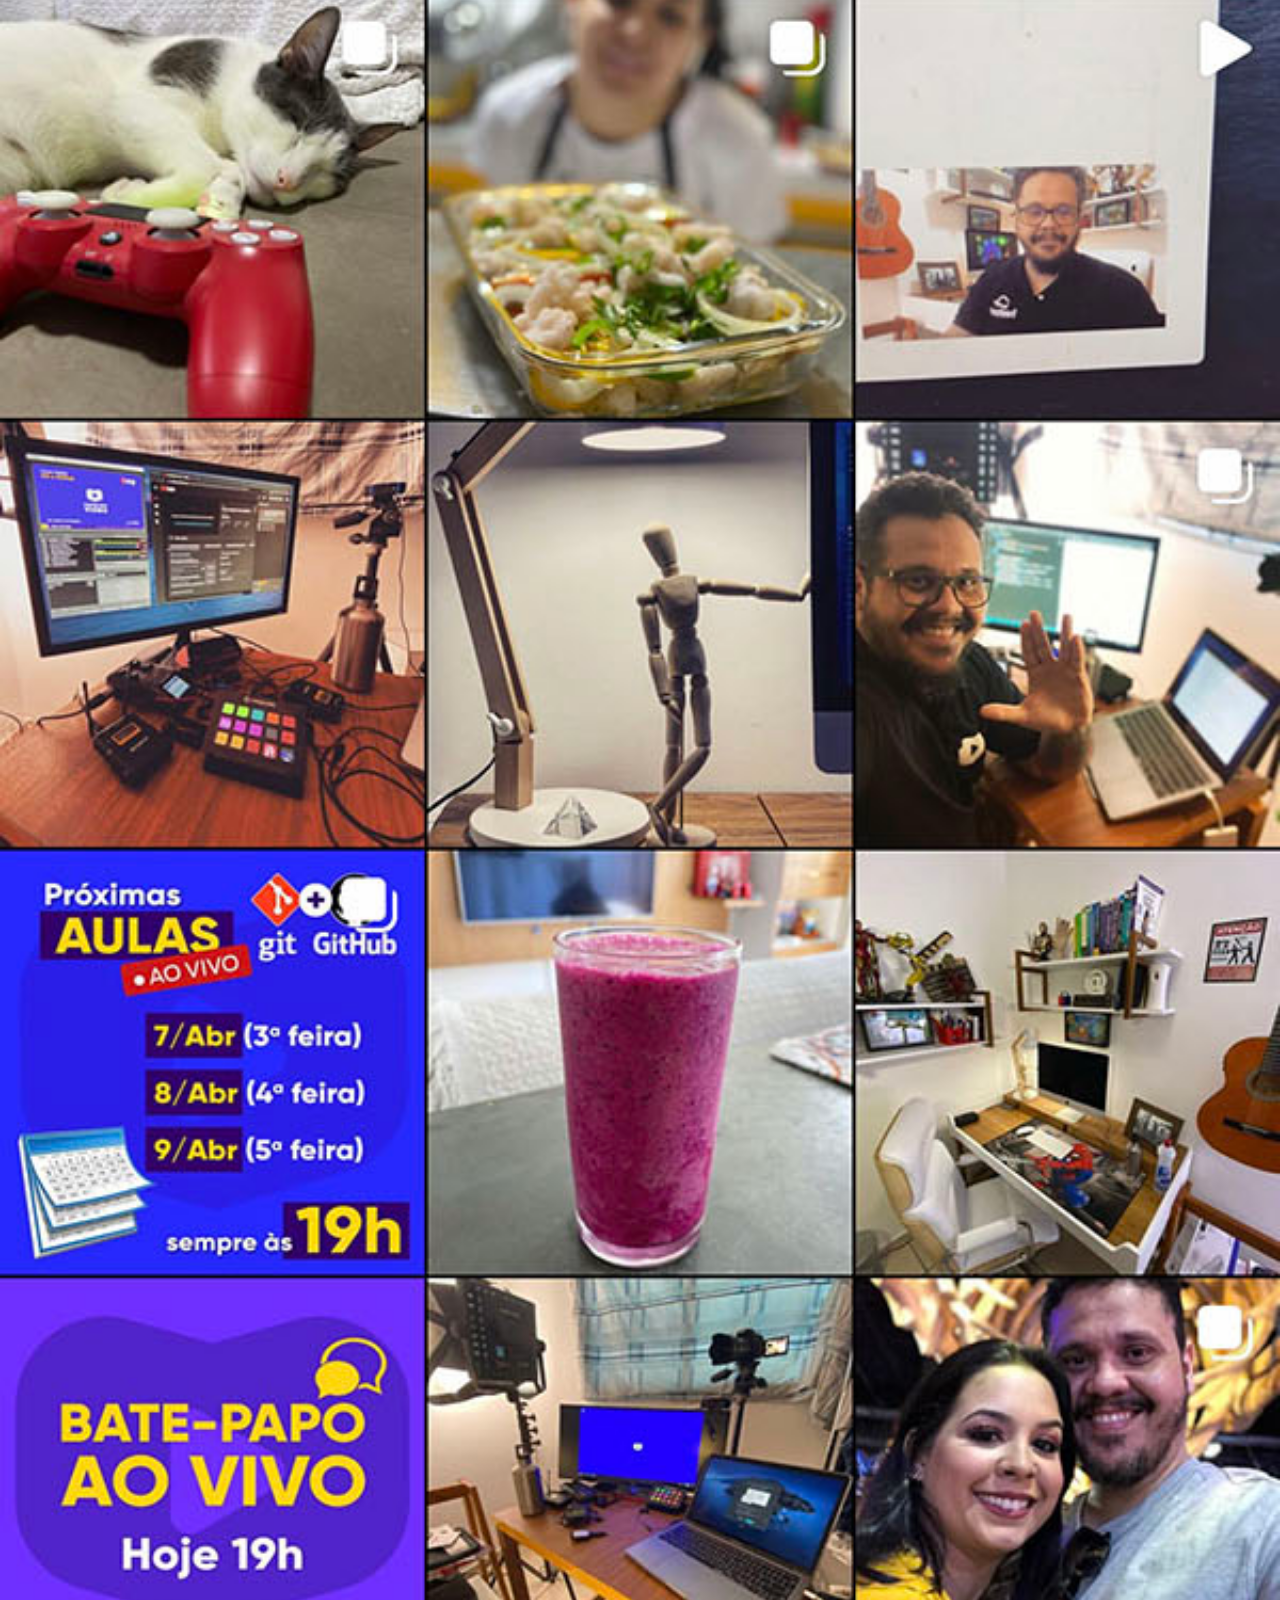
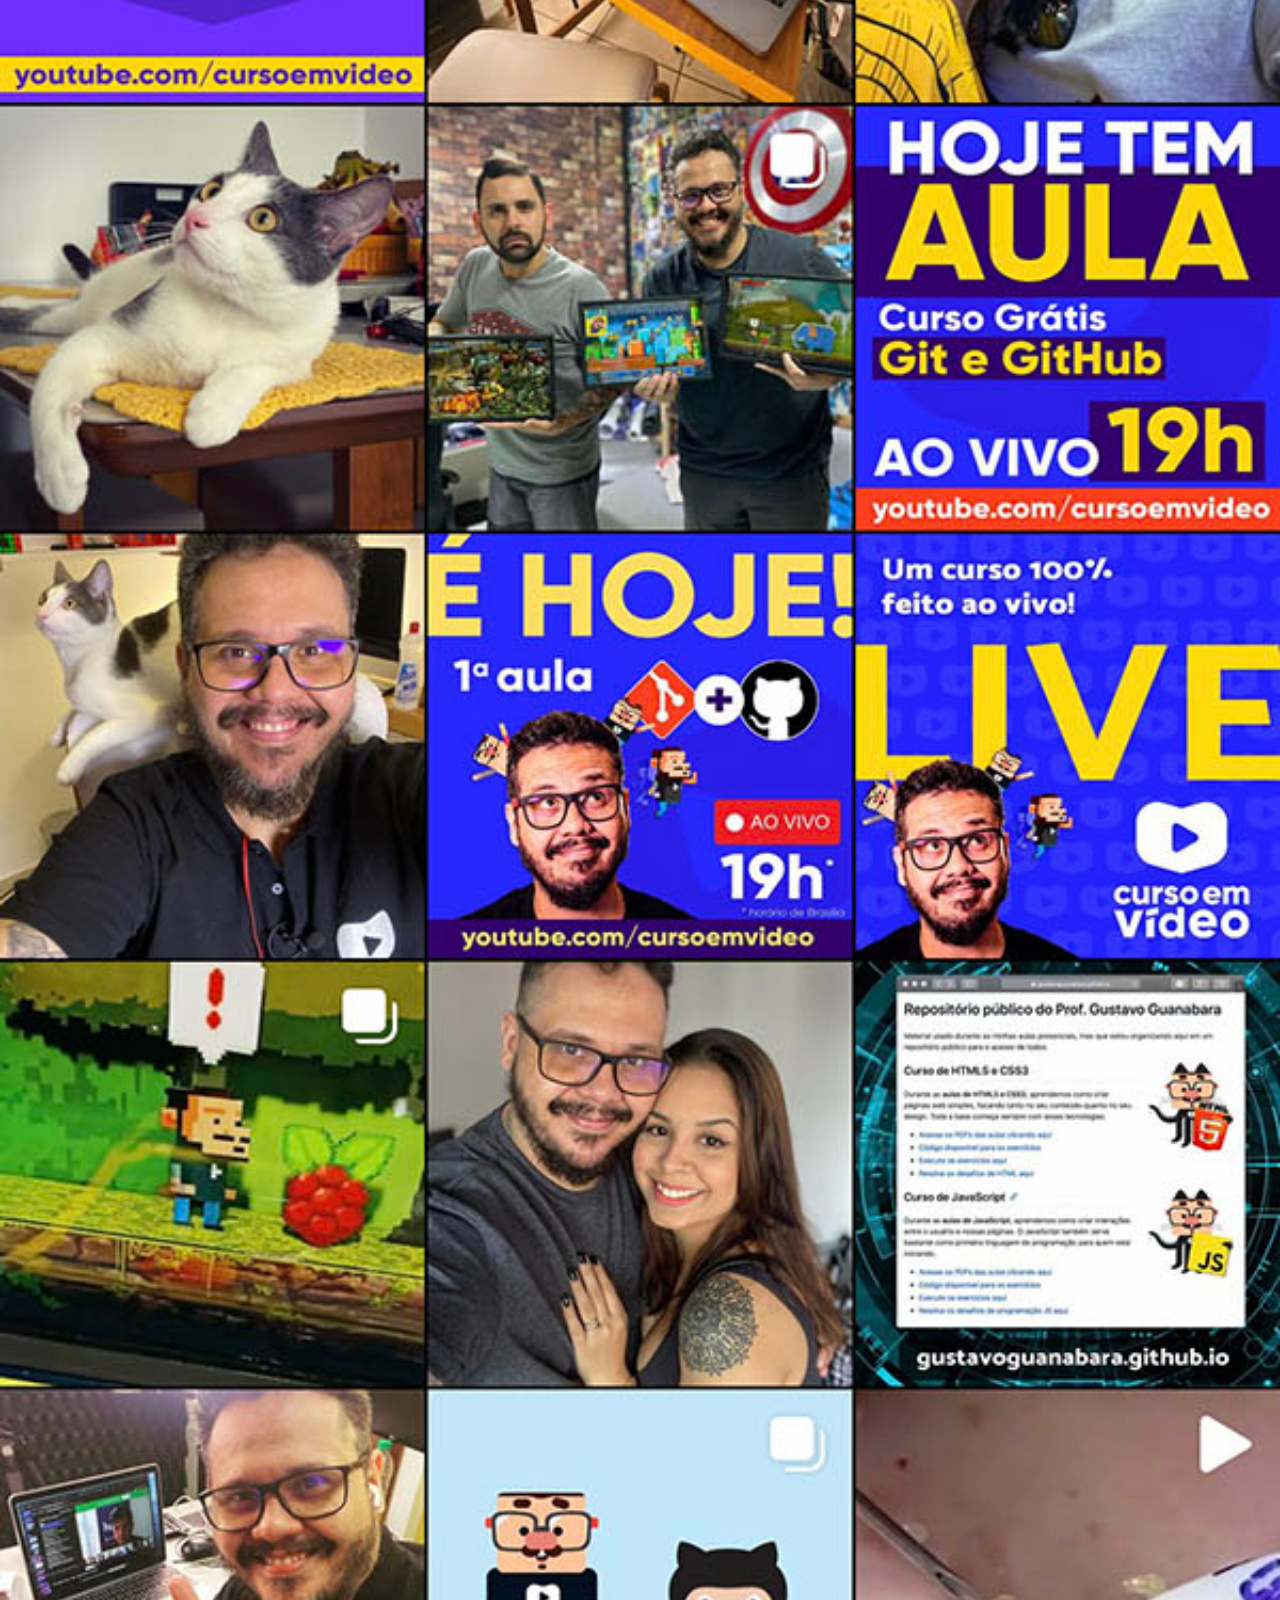
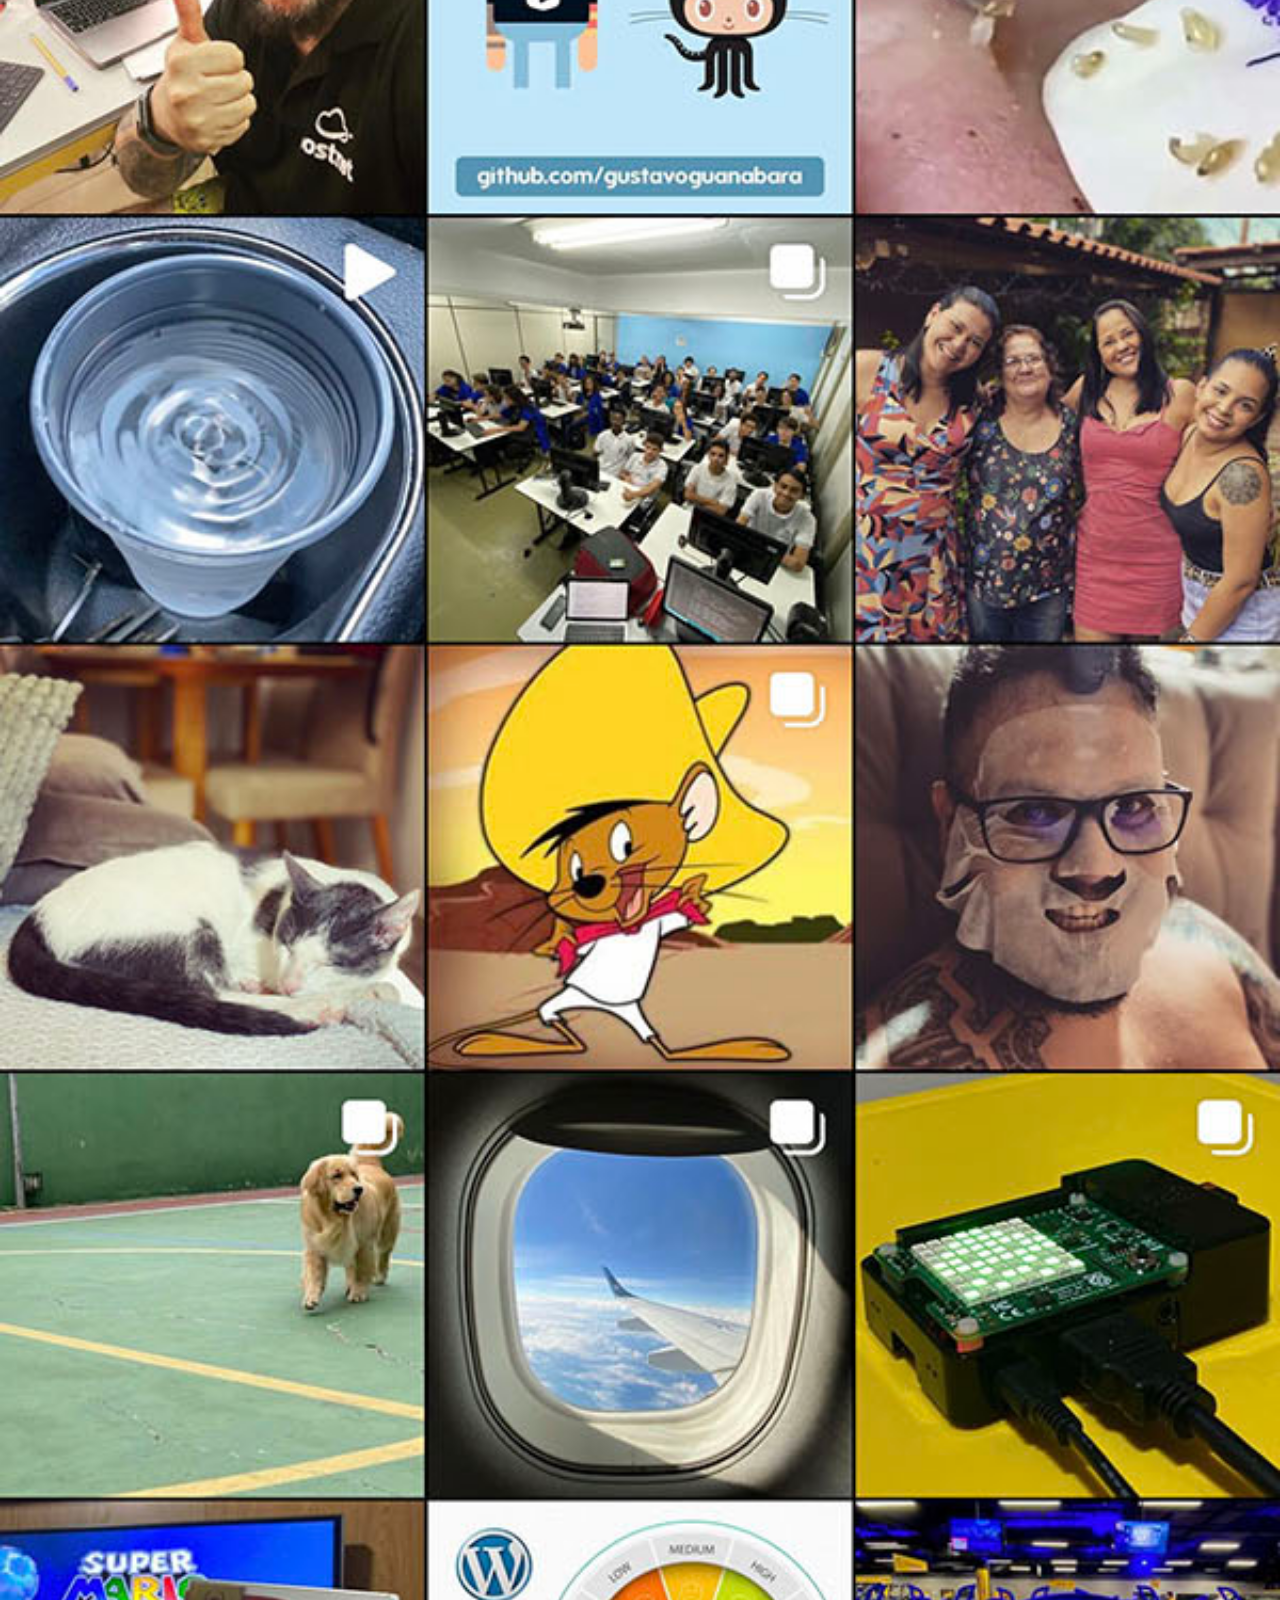
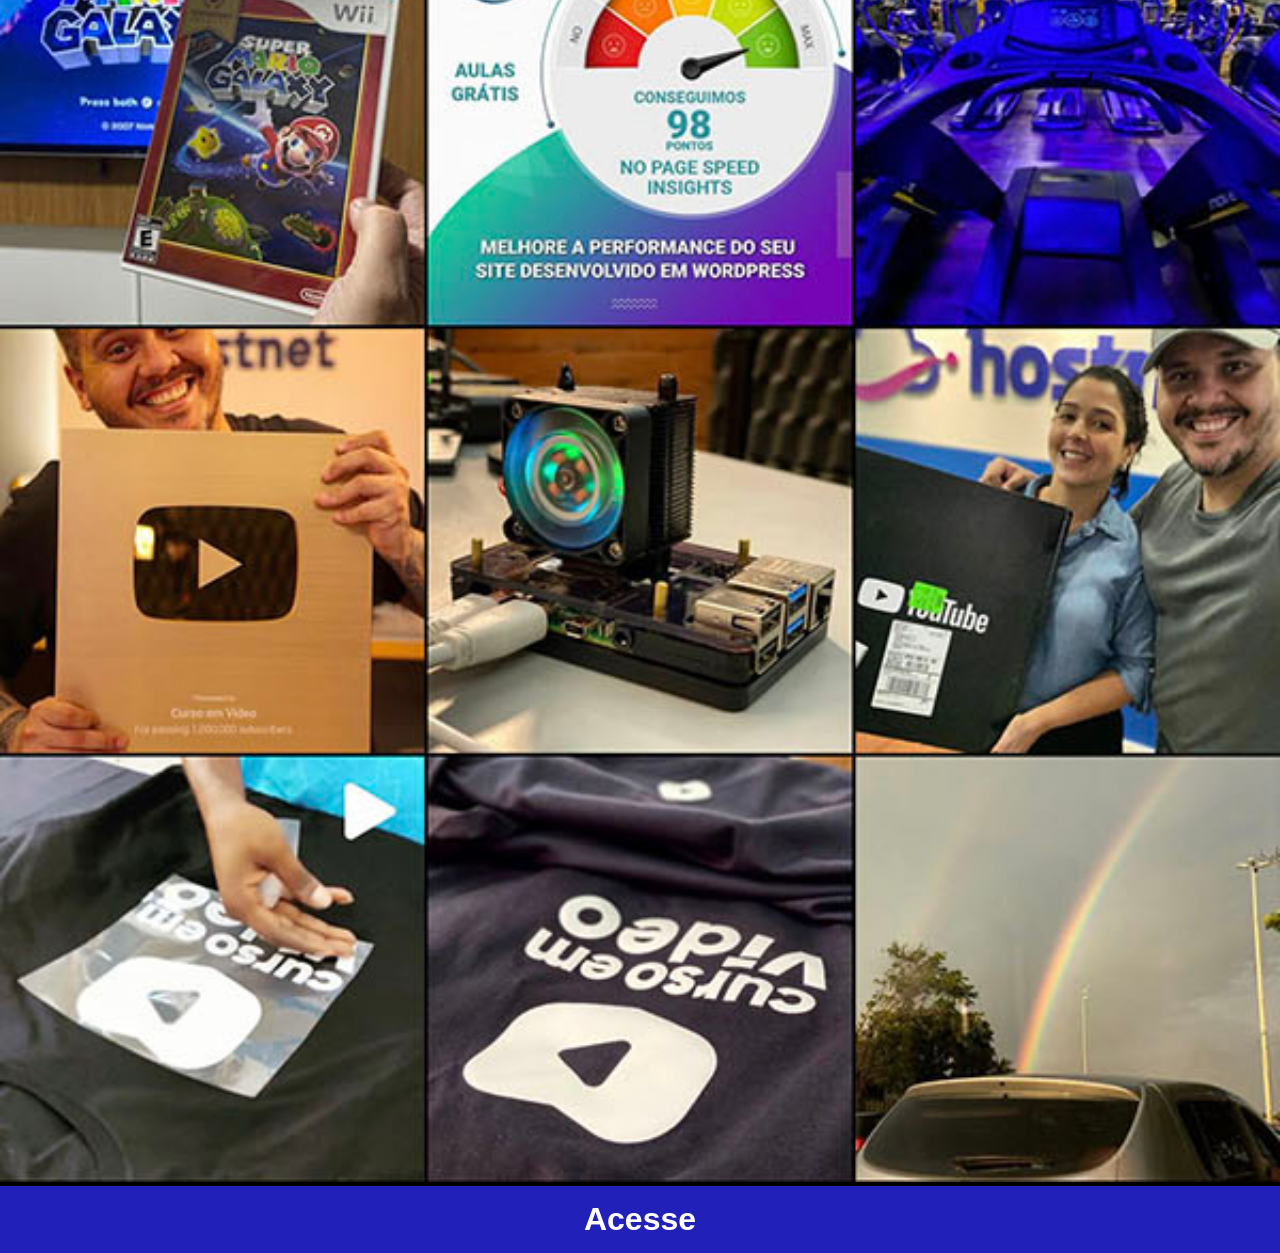
<file: insta.html>
<!DOCTYPE html>
<html lang="en">
<head>
    <meta charset="UTF-8">
    <meta name="viewport" content="width=device-width, initial-scale=1.0">
    <title>Document</title>
    <link rel="stylesheet" href="social.css">
</head>
<body>
    <img src="pacote-d013/imagens/tela-instagram.jpg" alt="tela-instagram">
    <a href="https://www.instagram.com/">Acesse</a>
</body>
</html>
</file>
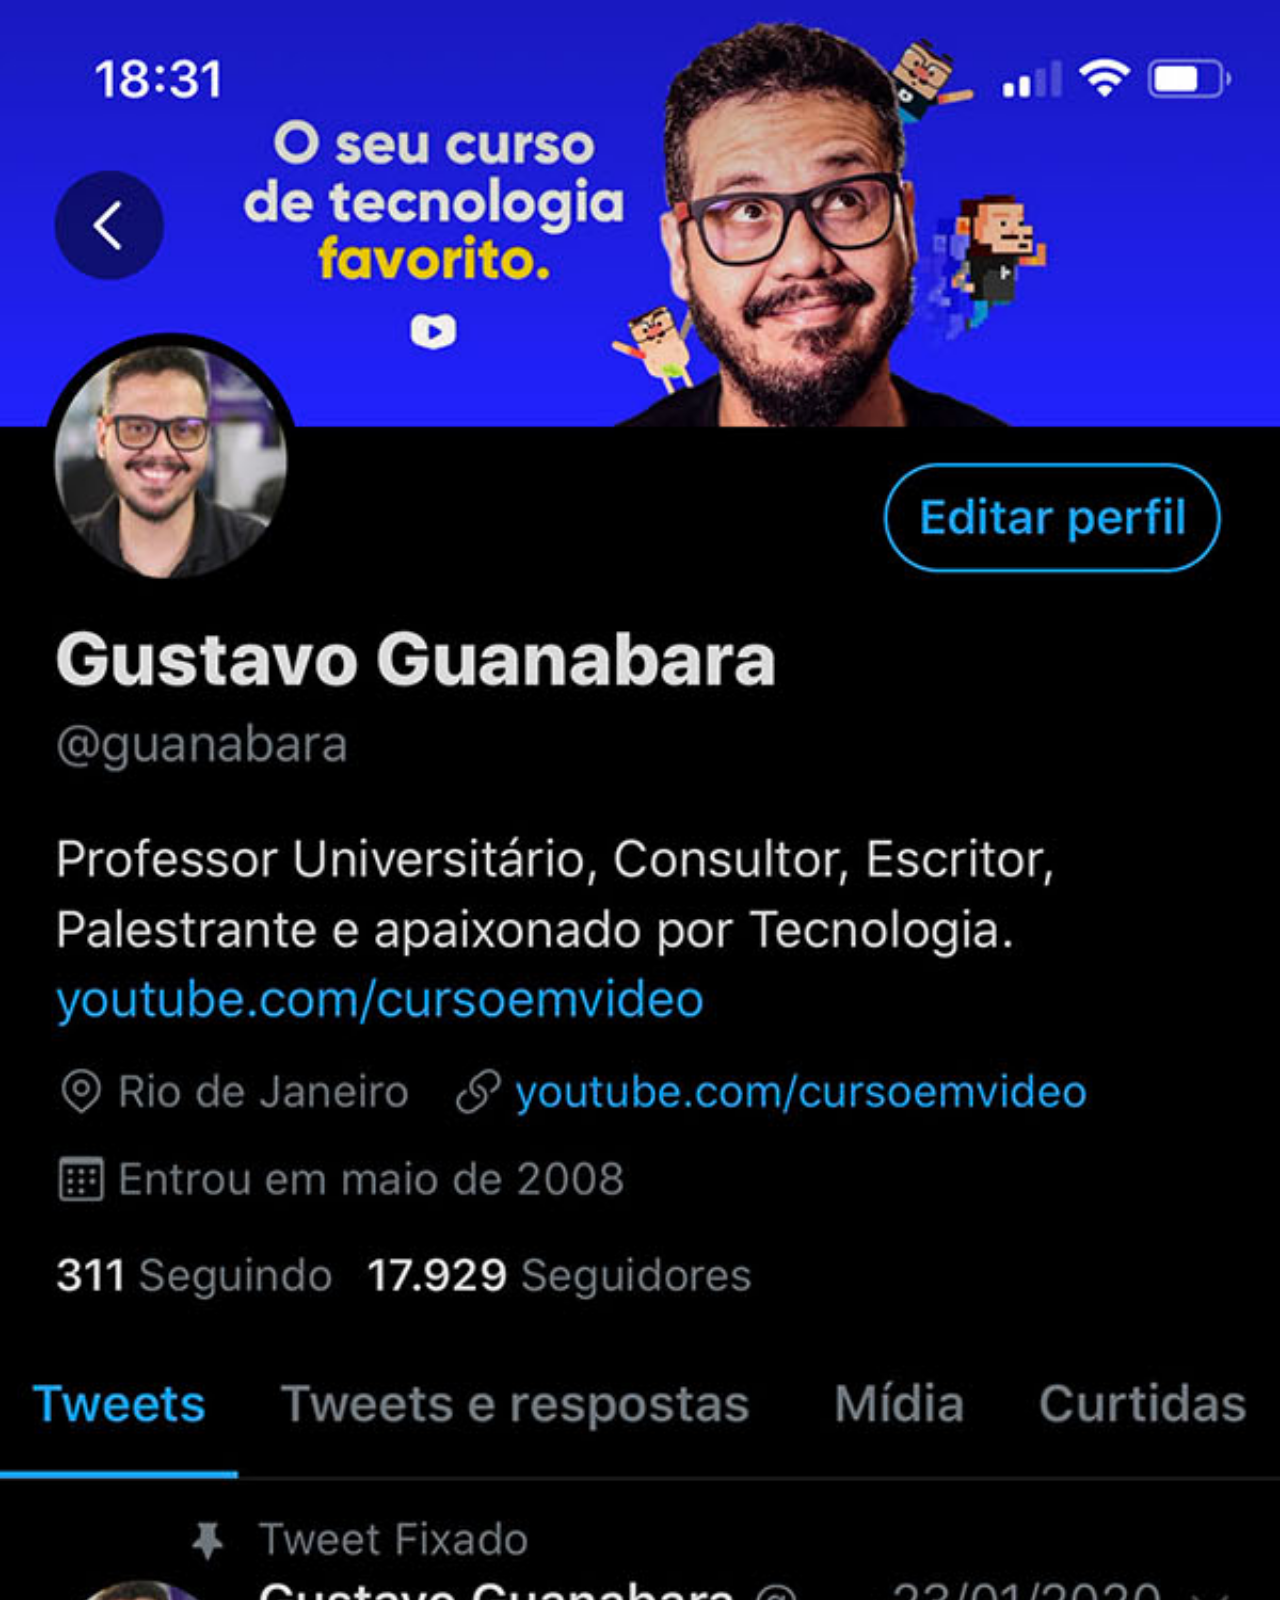
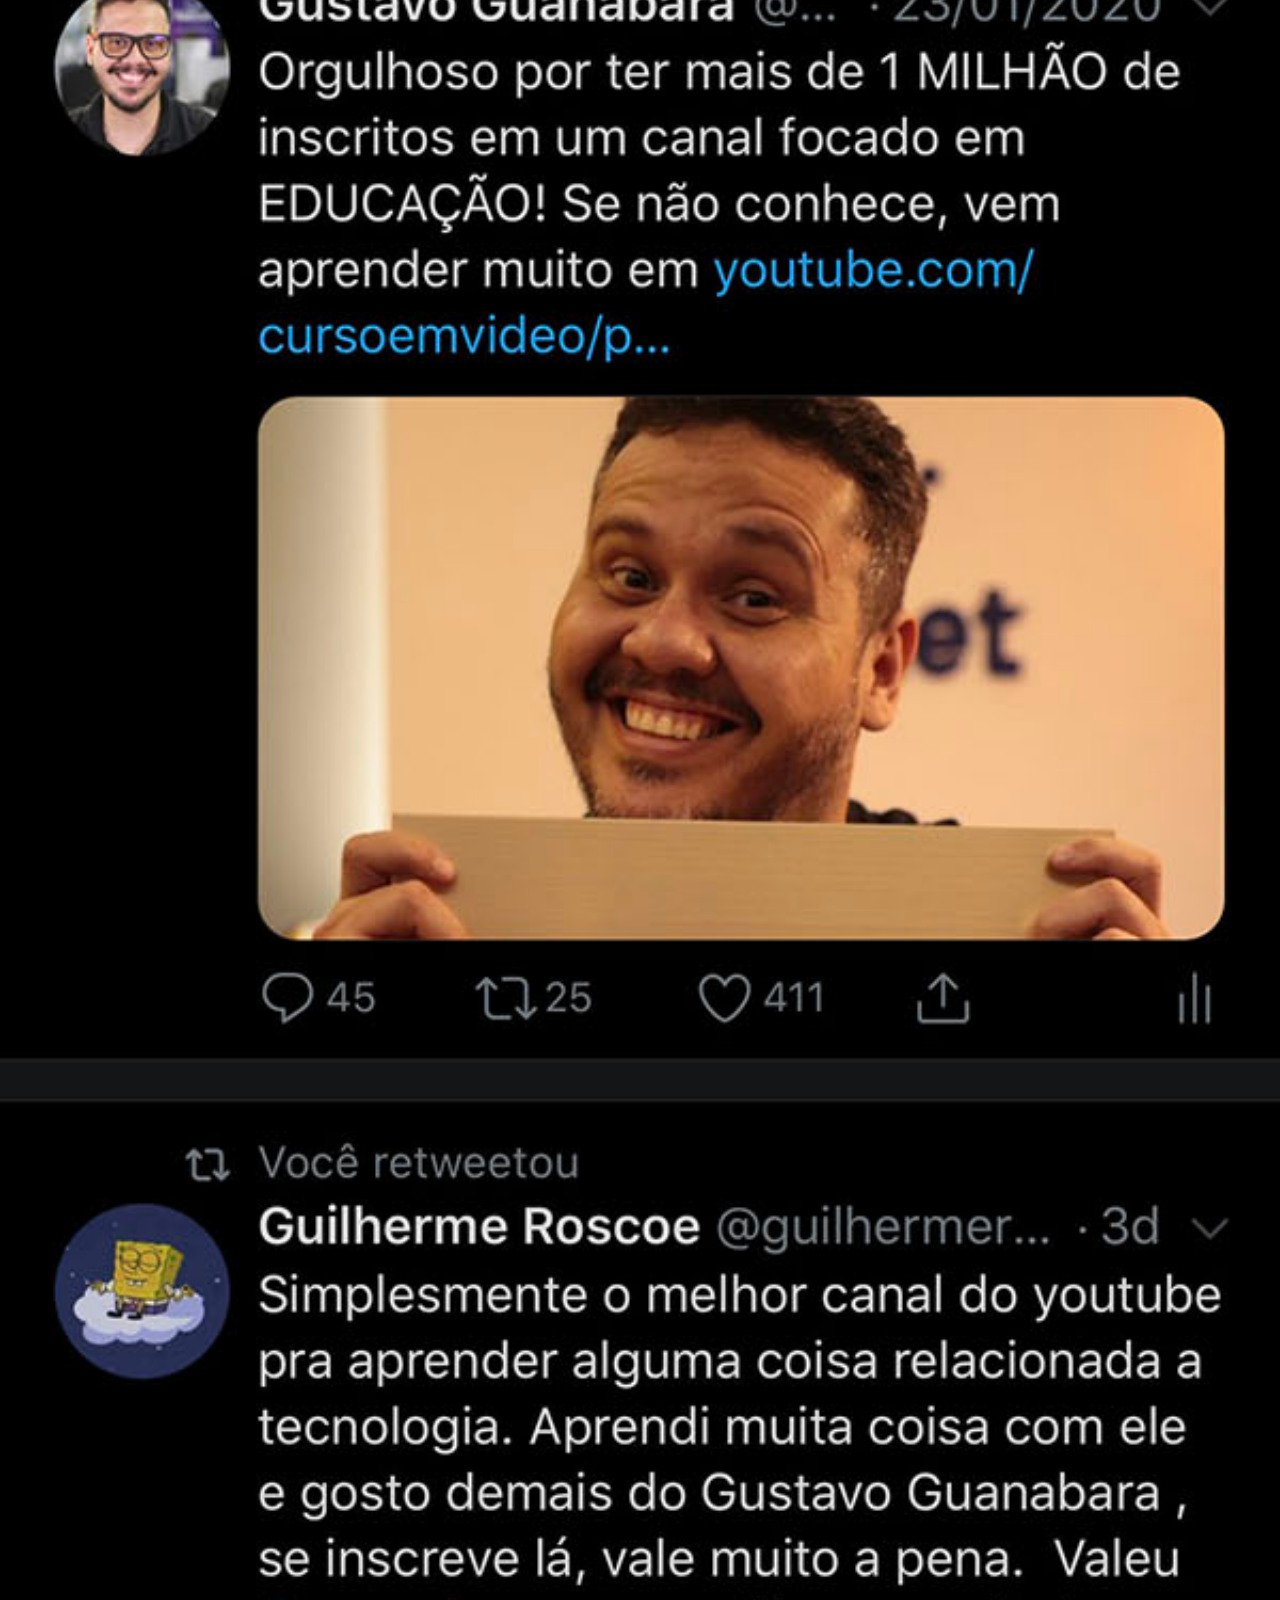
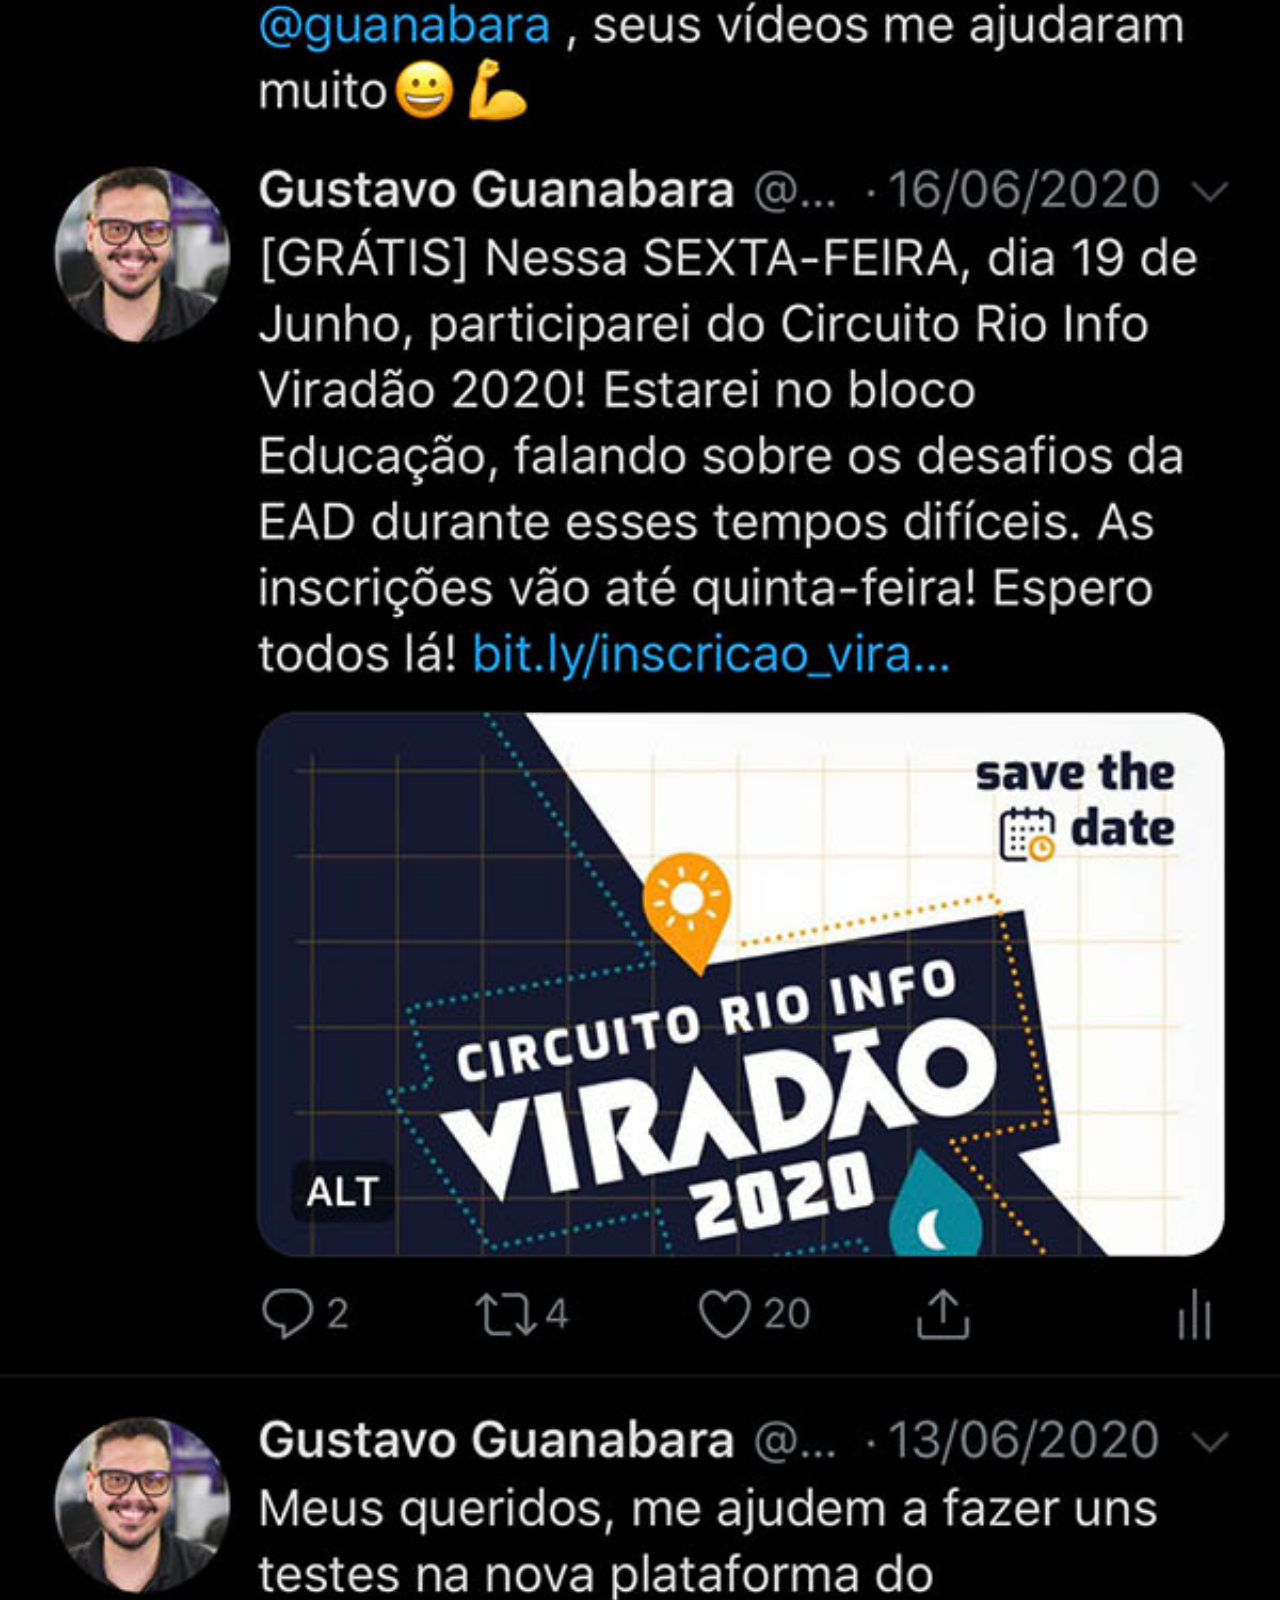
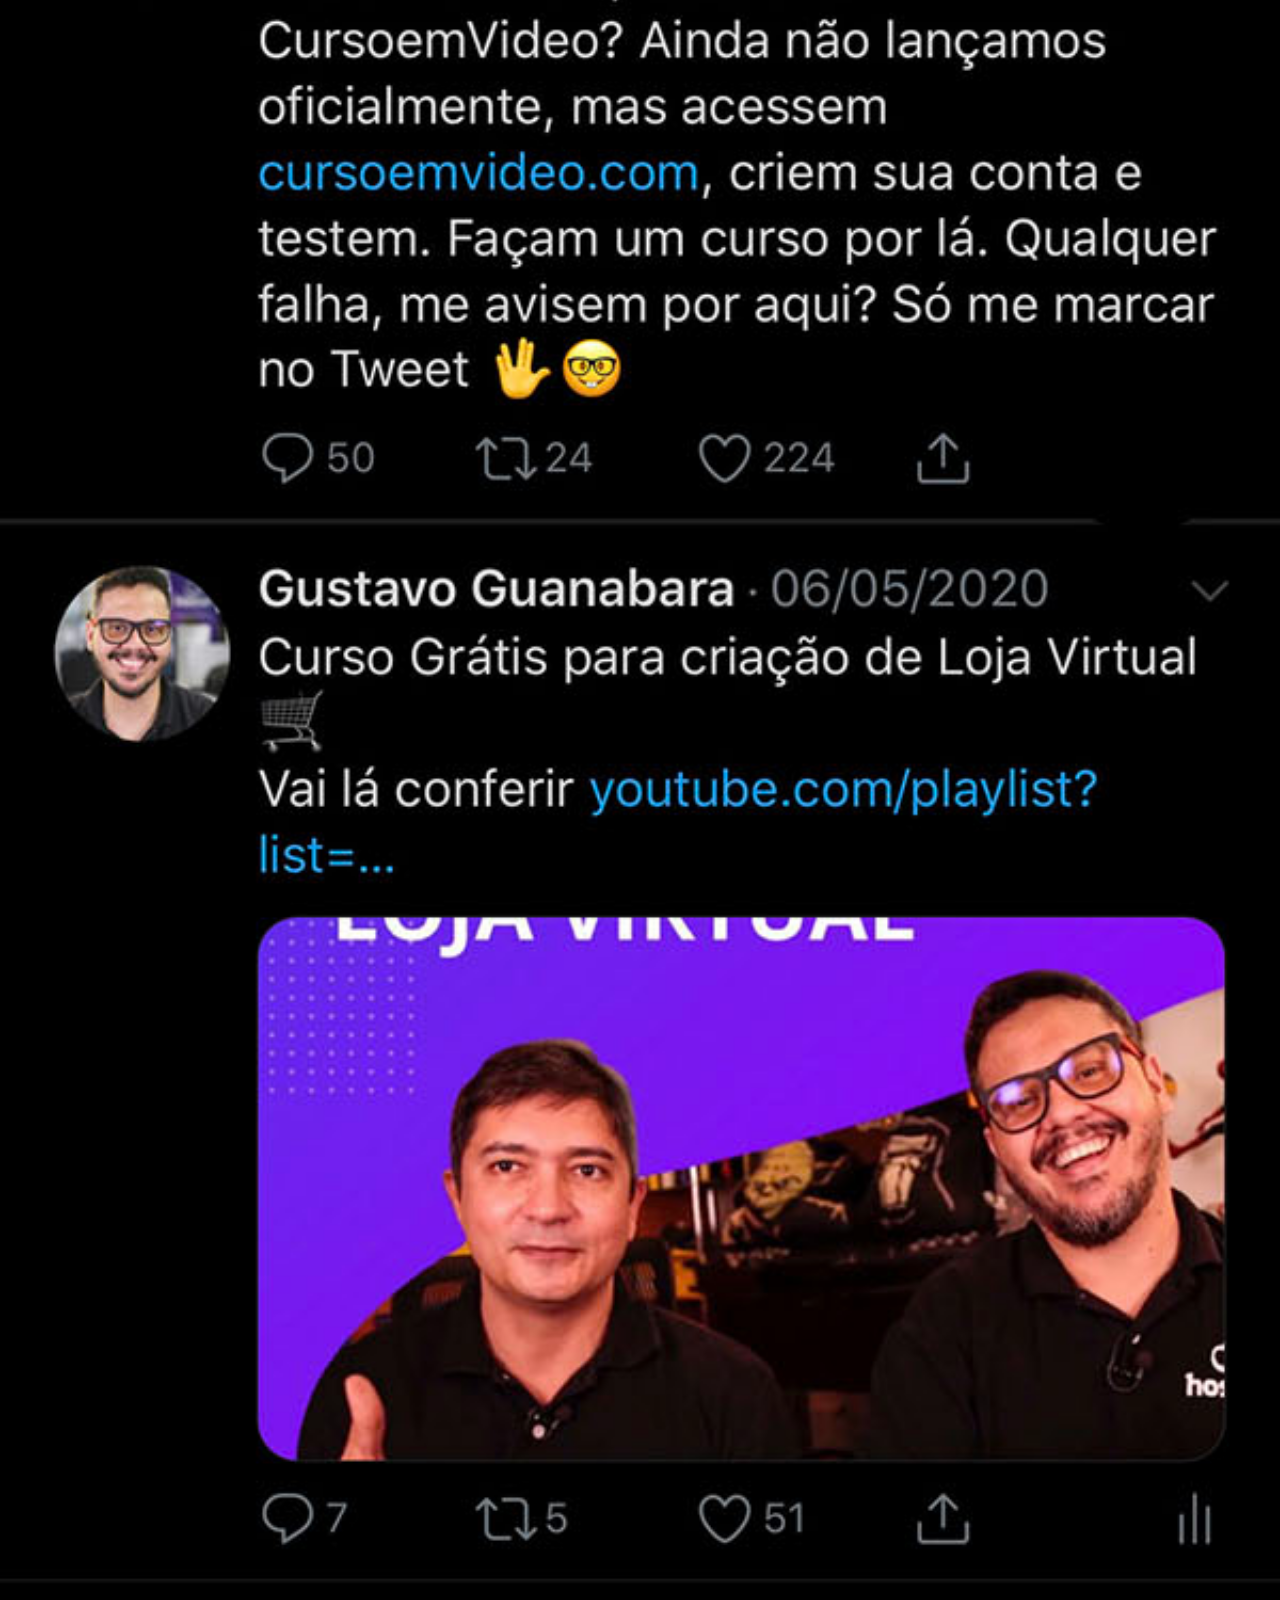
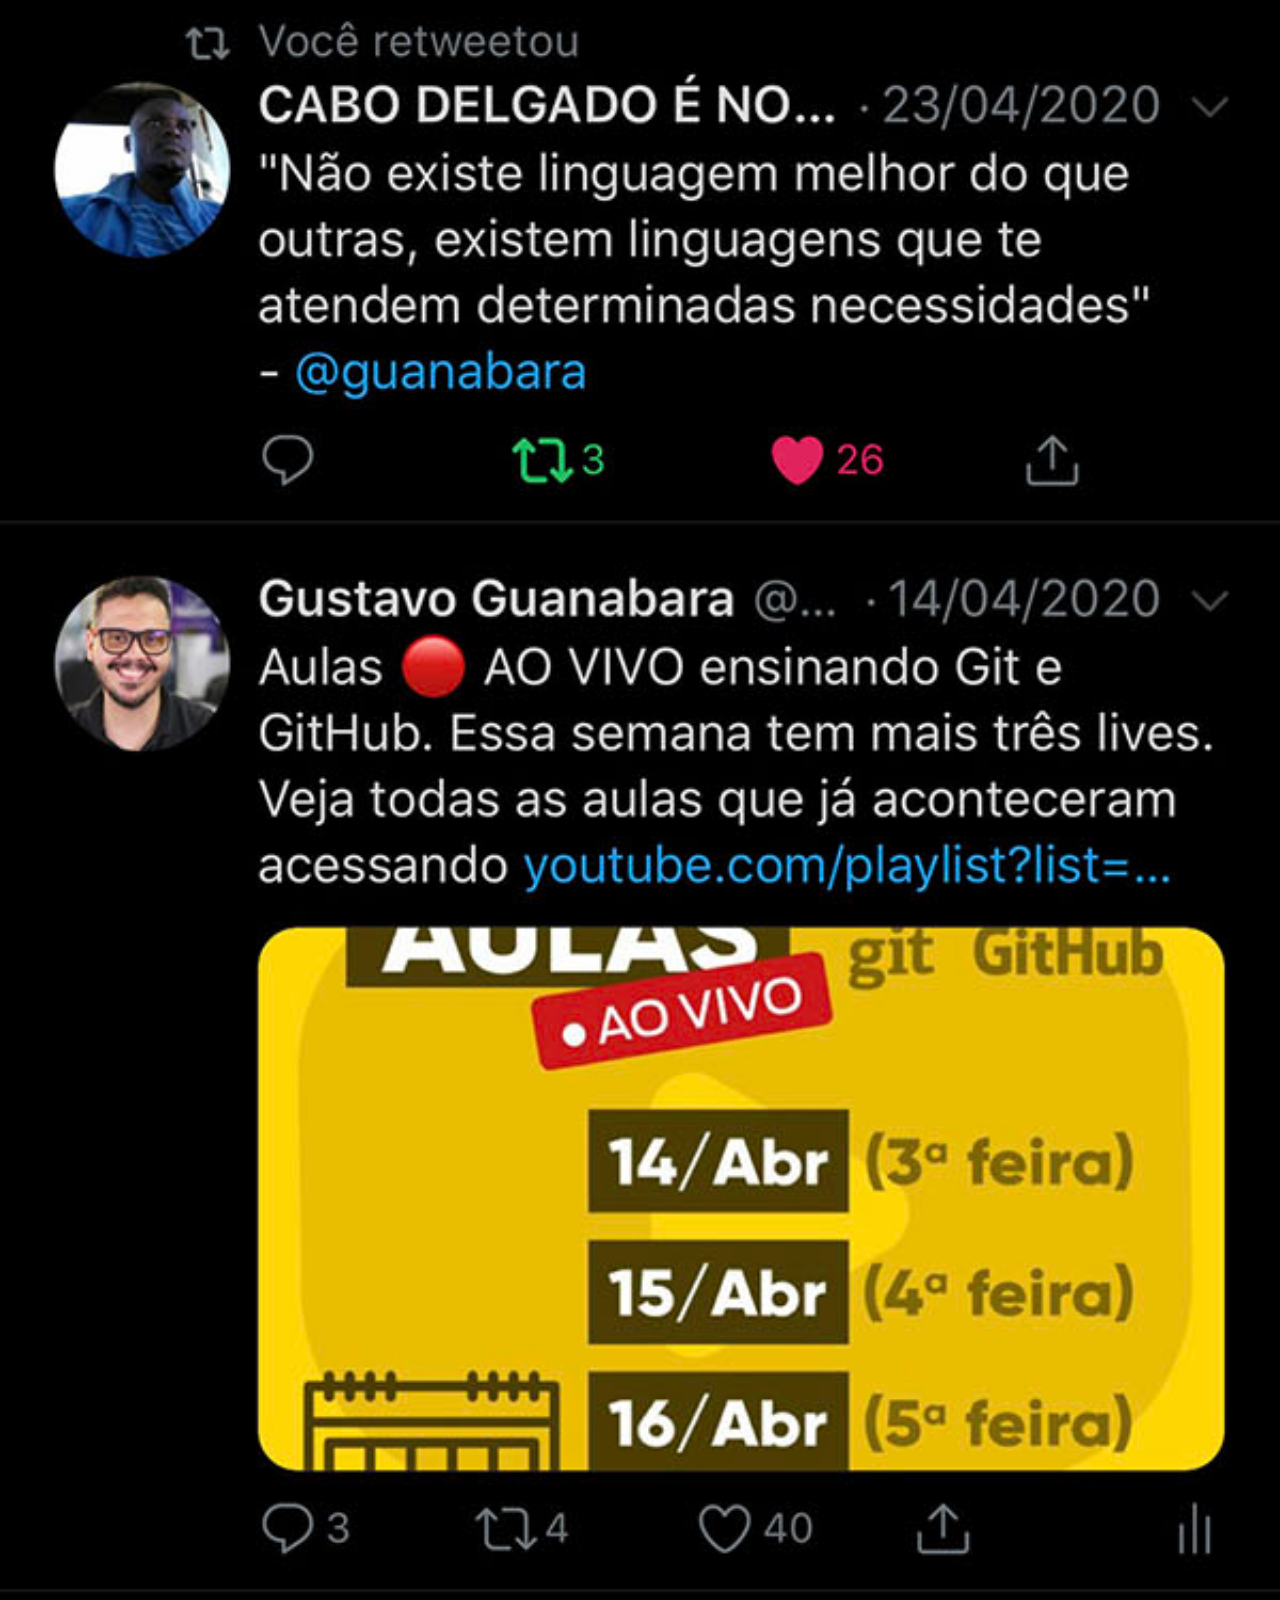
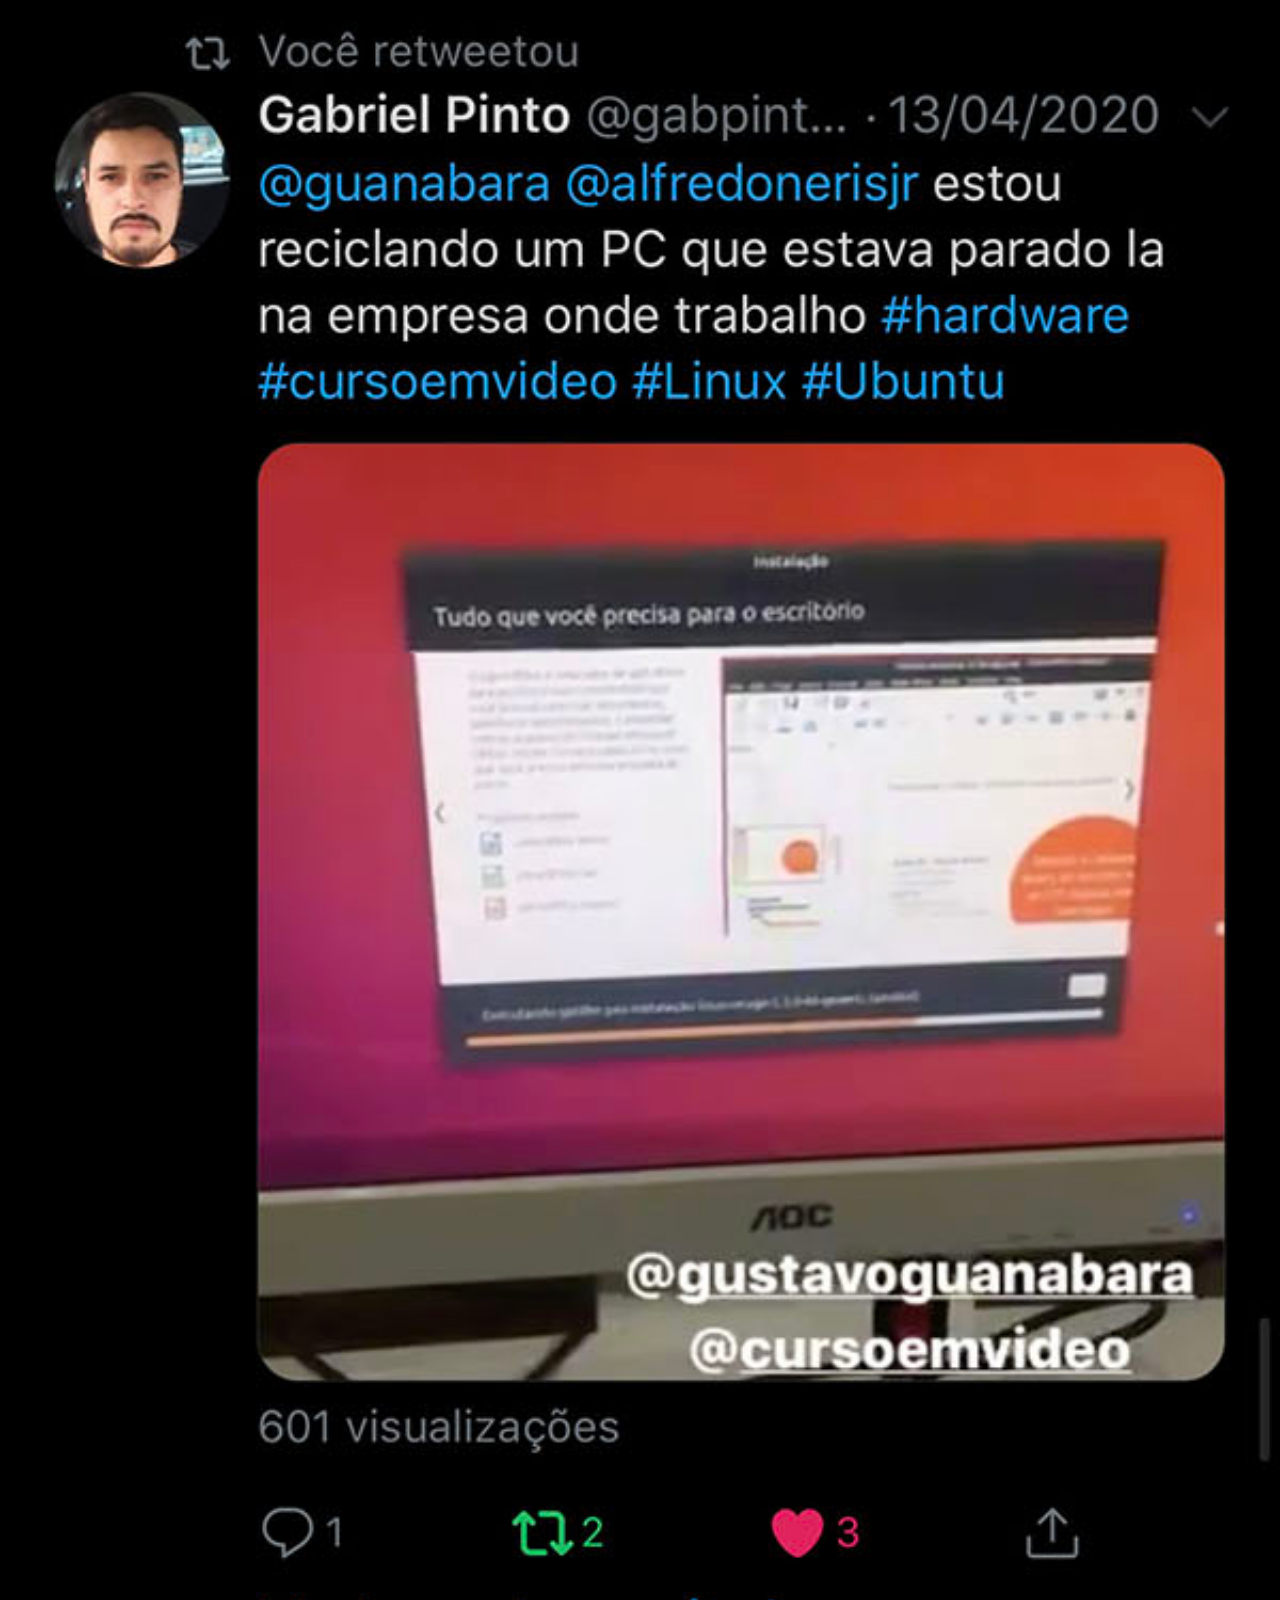
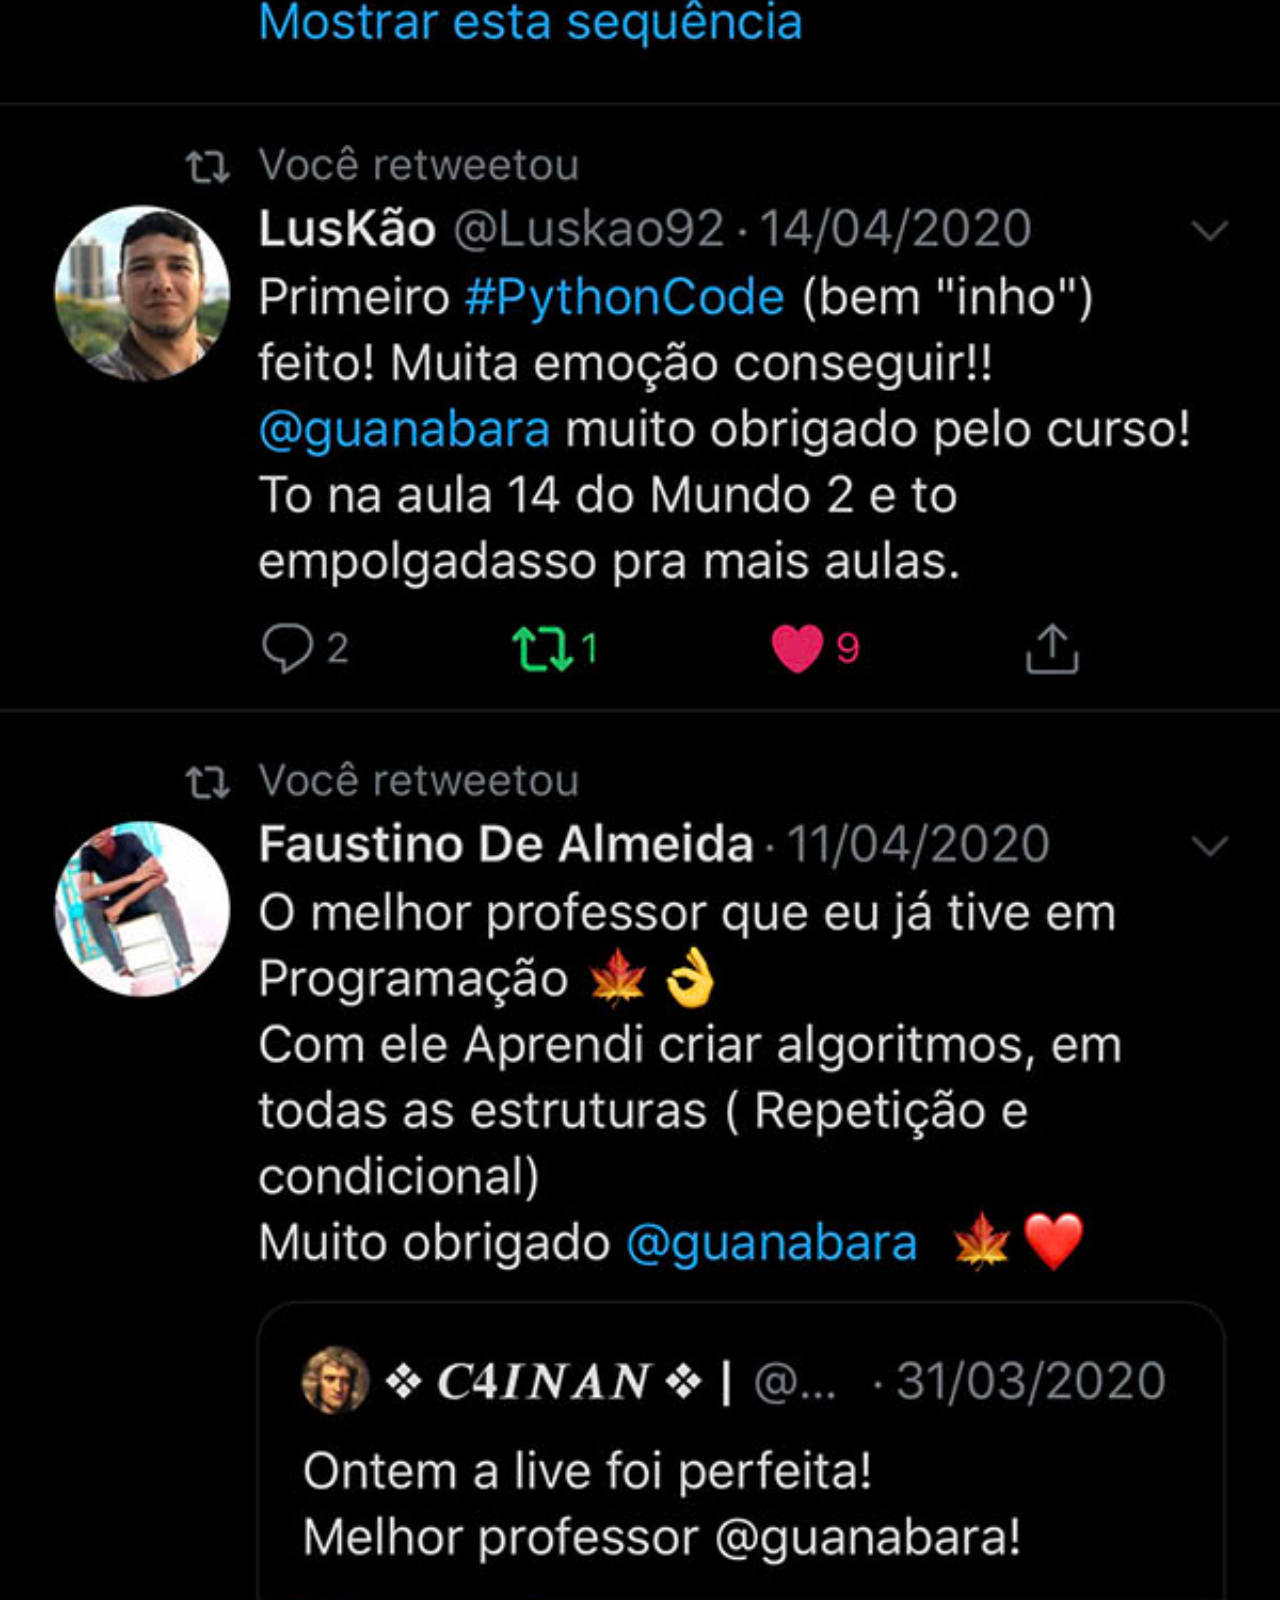
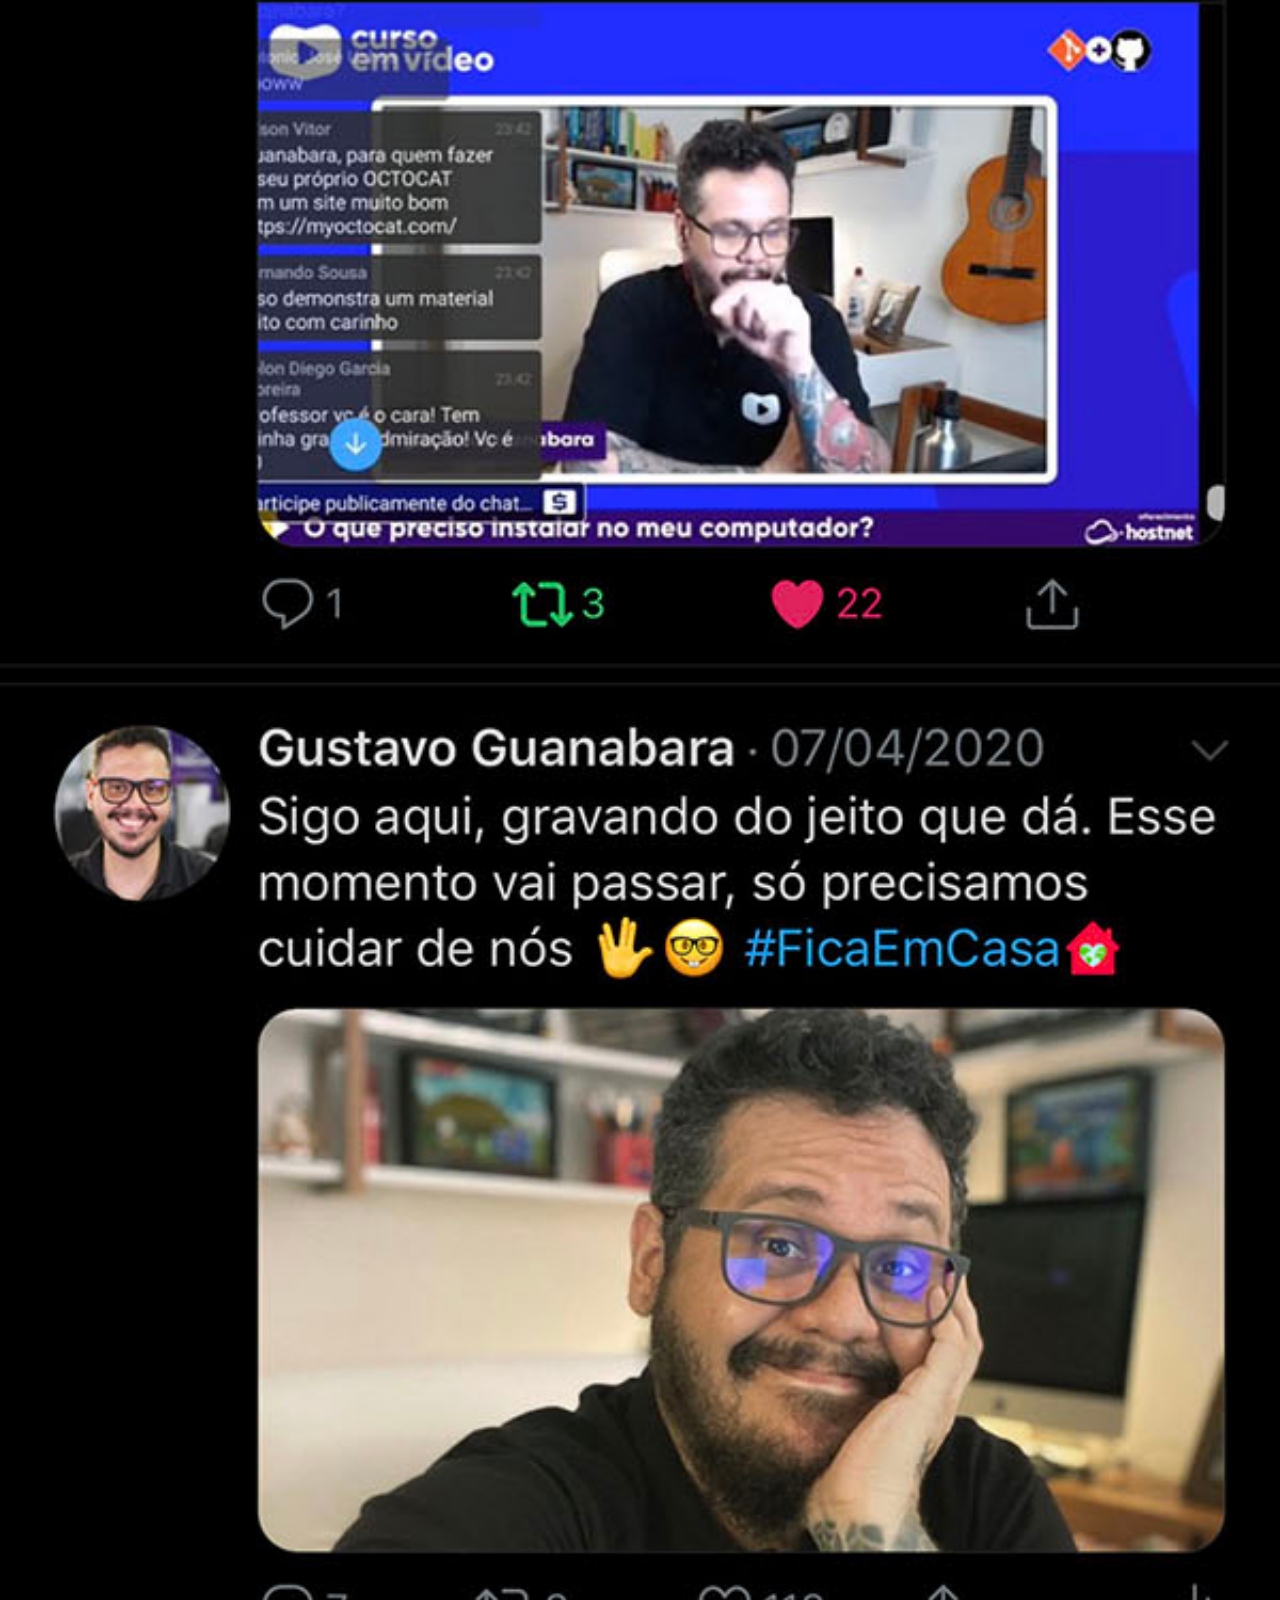
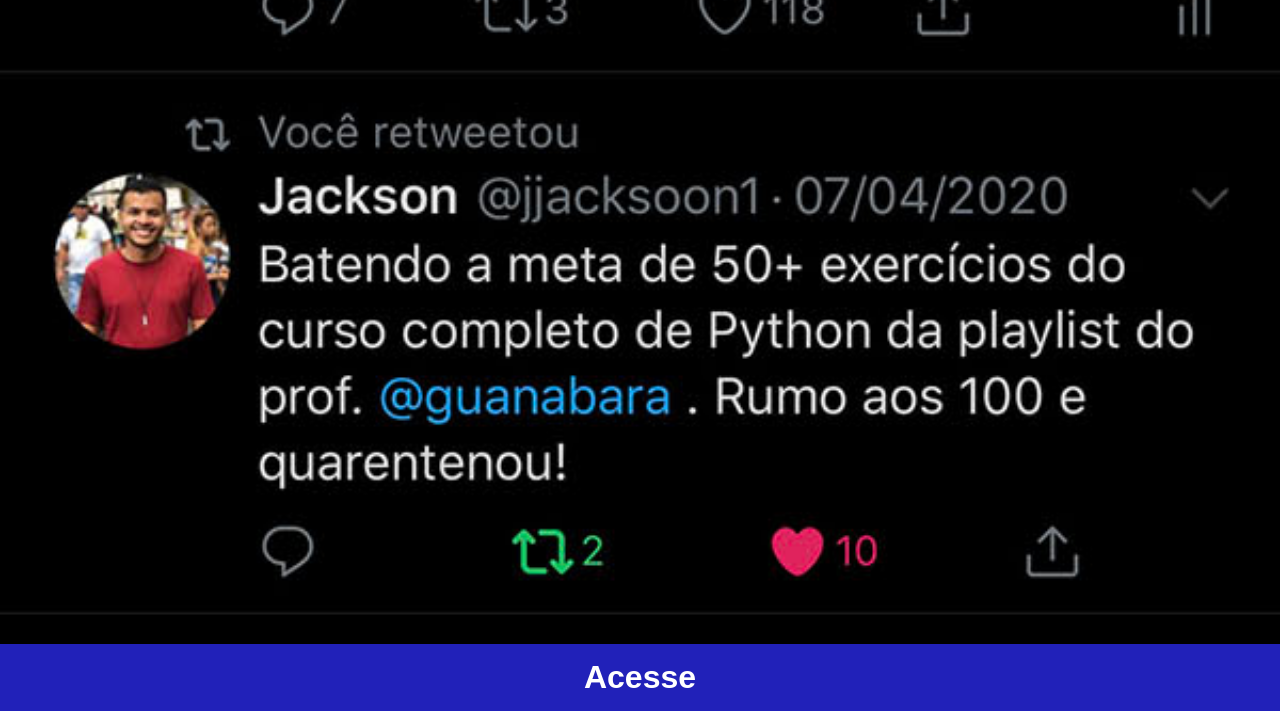
<file: twitter.html>
<!DOCTYPE html>
<html lang="en">
<head>
    <meta charset="UTF-8">
    <meta name="viewport" content="width=device-width, initial-scale=1.0">
    <title>Twitter</title>
    <link rel="stylesheet" href="social.css">
</head>
<body>
    <img src="pacote-d013/imagens/tela-twitter.jpg" alt="tela-twitter">
    <a href="https://x.com/home?lang=pt">Acesse</a>
</body>
</html>
</file>
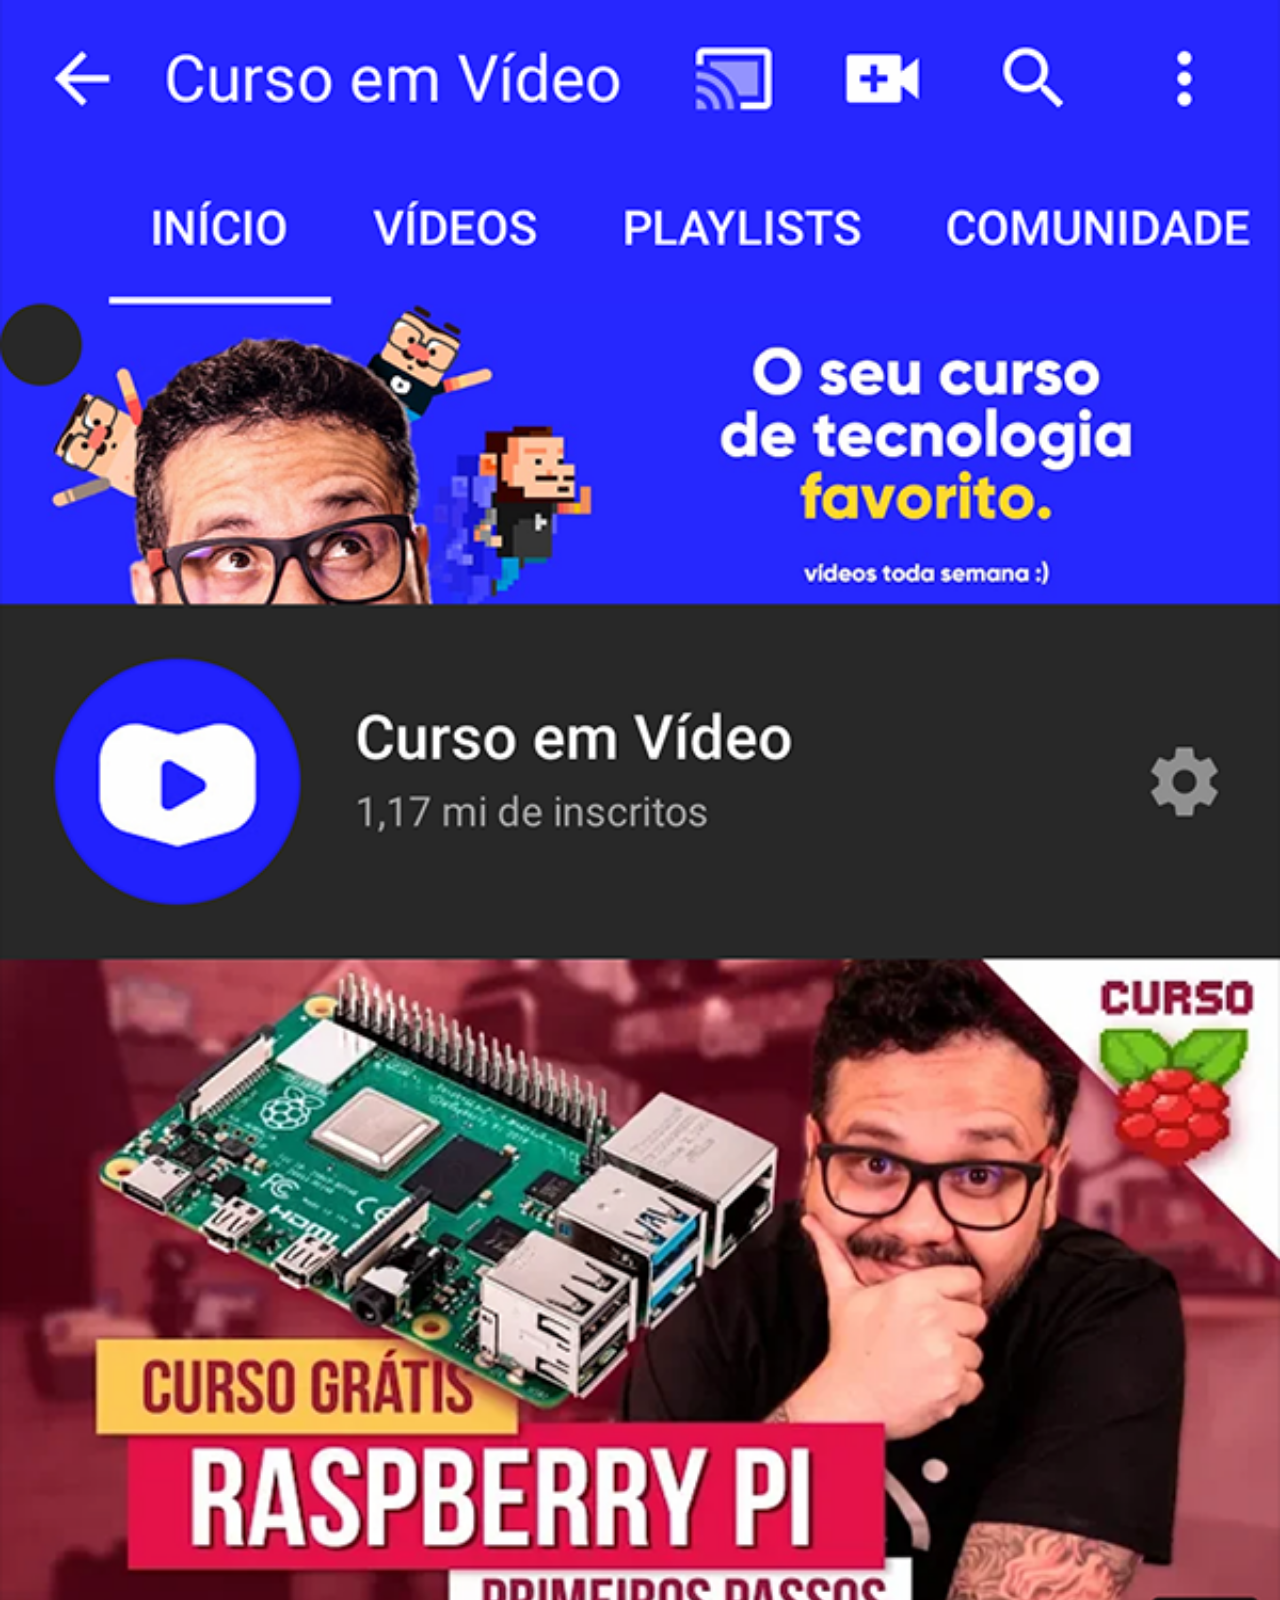
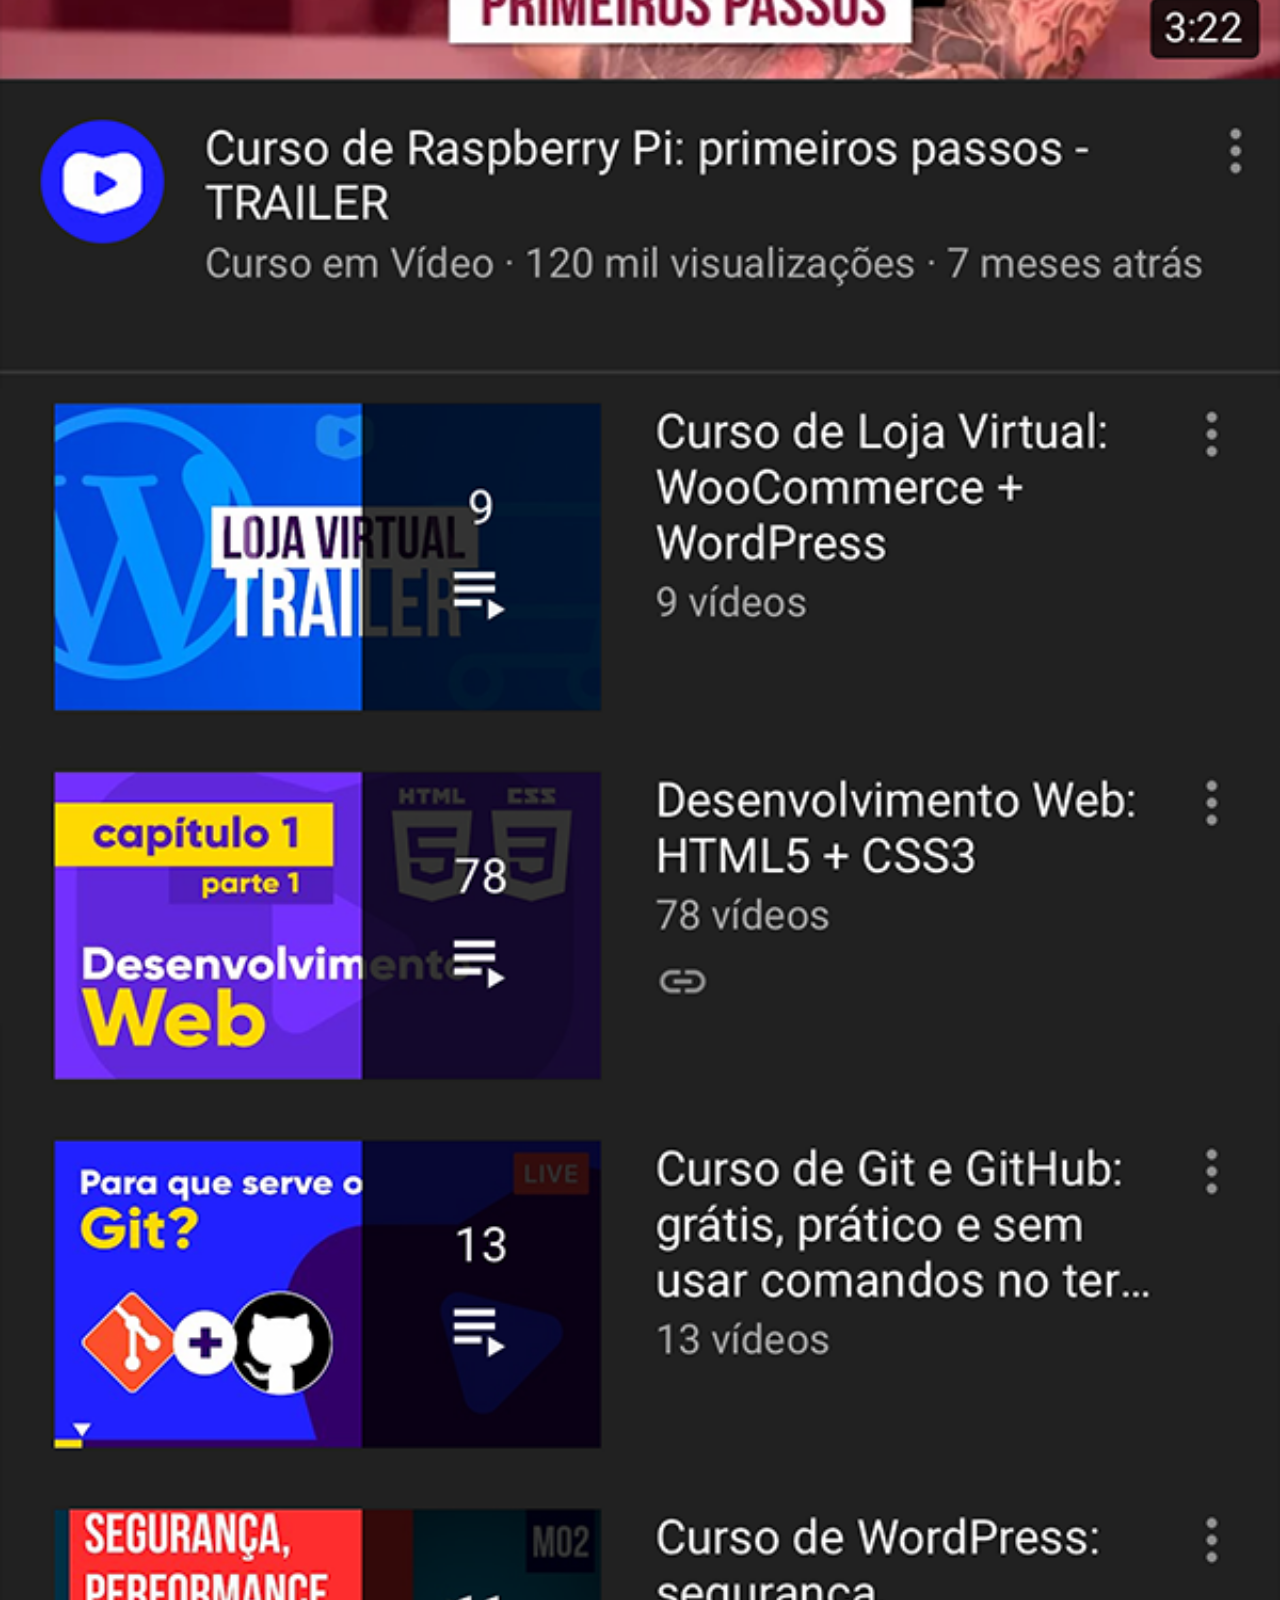
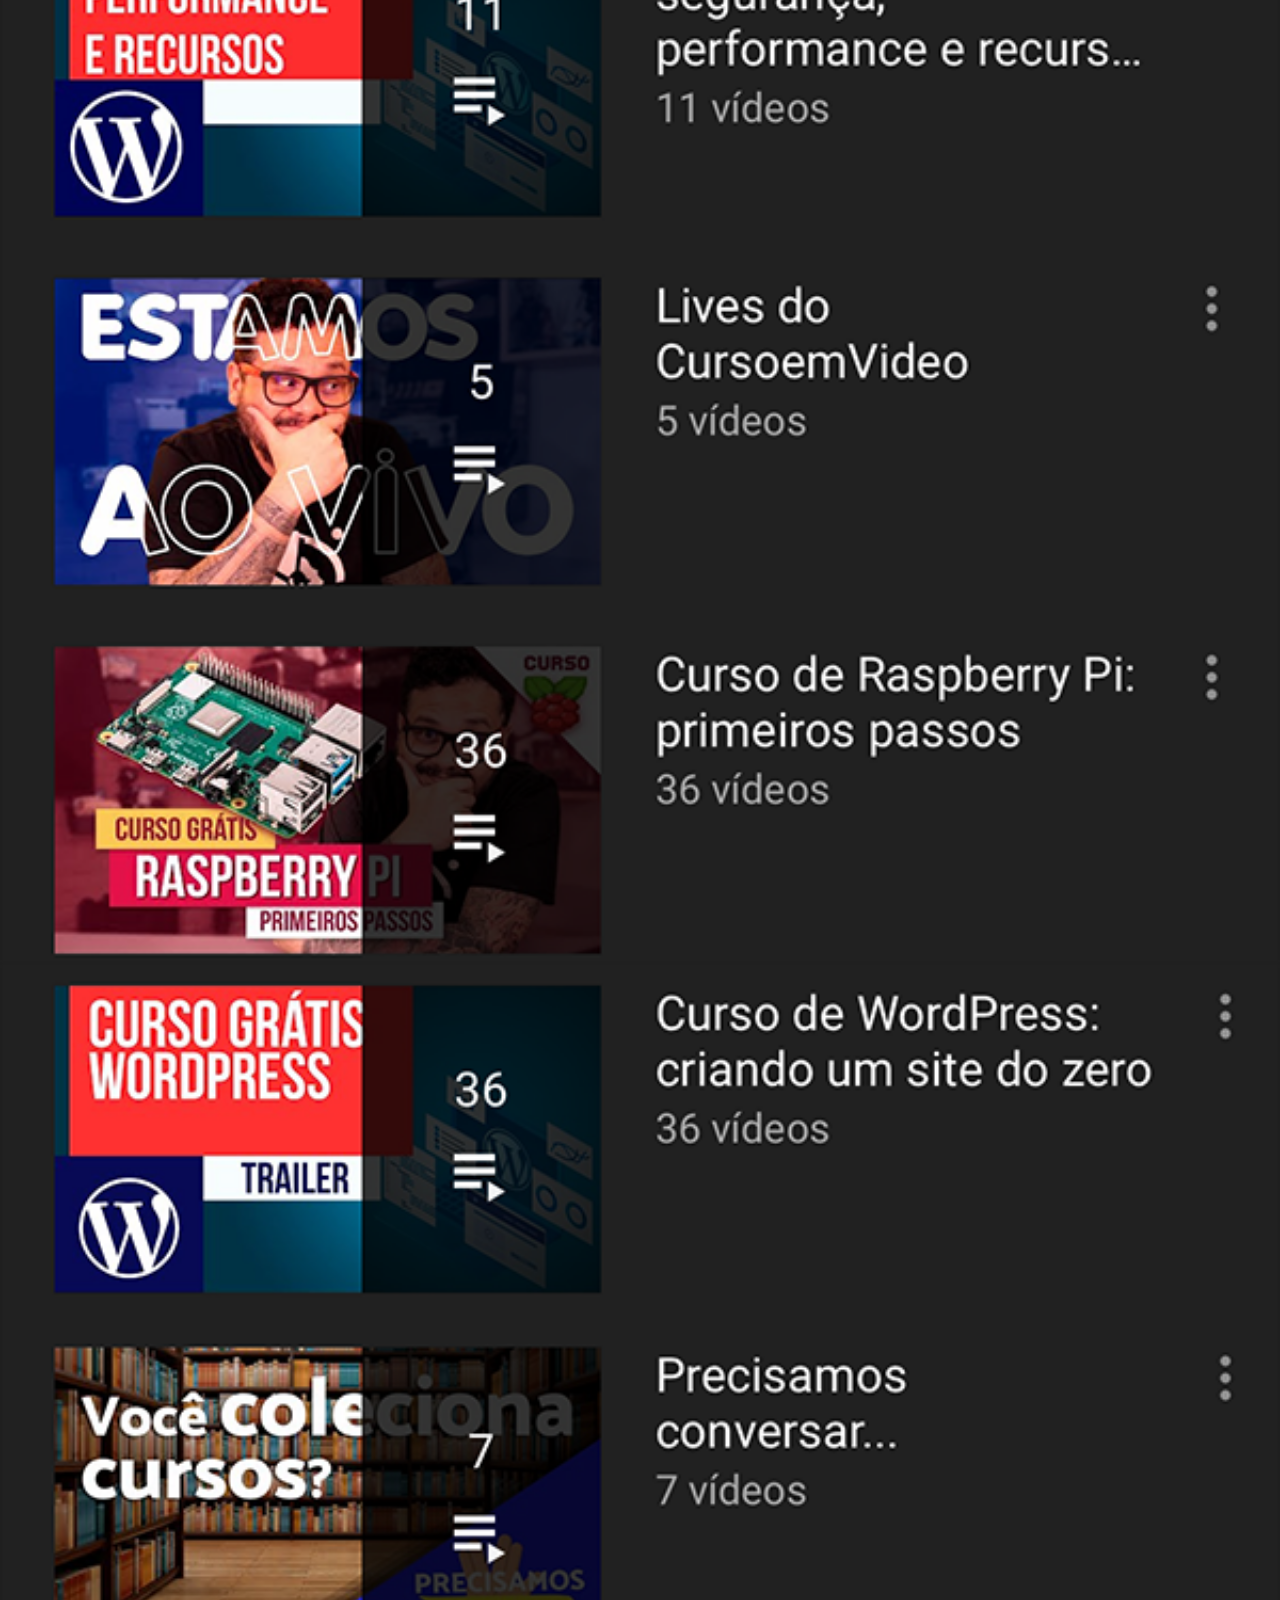
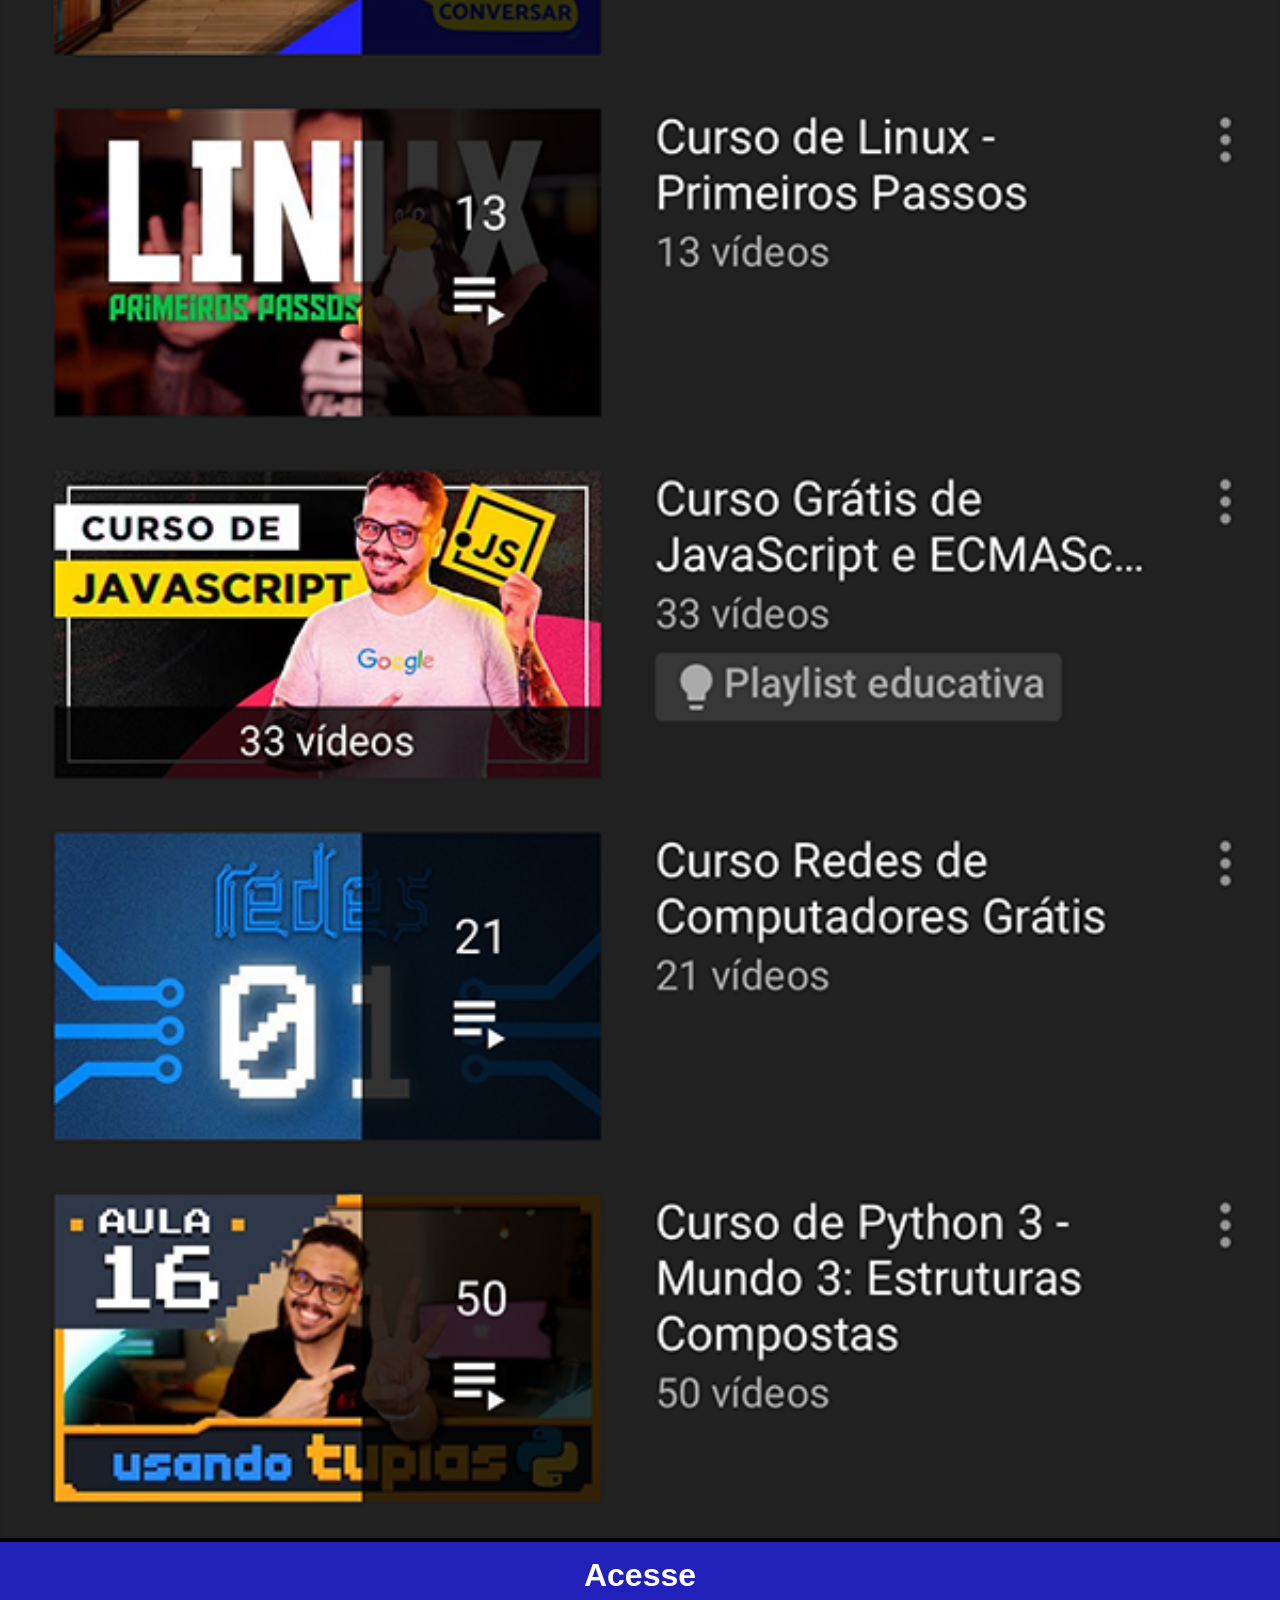
<file: youtube.html>
<!DOCTYPE html>
<html lang="pt-br">
<head>
    <meta charset="UTF-8">
    <meta name="viewport" content="width=device-width, initial-scale=1.0">
    <title>Youtube</title>
    <link rel="stylesheet" href="social.css">
</head>
<body>
    <img src="pacote-d013/imagens/tela-youtube.png" alt="tela-youtube">
    <a href="https://www.youtube.com/c/CursoemV%C3%ADdeo/playlists" target="_blank">Acesse</a>
</body>
</html>
</file>
<file: estilo/style.css>
@charset "UTF-8";

*{
    margin: 0px;
    padding: 0px;
    font-family: Arial, Helvetica, sans-serif;
}

html, body{
    height: 100vh;
    width: 100vw;
    background-color: black;
}

body{
    background: url('../pacote-d013/imagens/fundo-madeira.jpg') no-repeat top center;
    background-size: cover;
    background-attachment: fixed;
}

main{
    height: 100vh;
    position: relative;
}

section#phone{
    height: 700px;
    width: 350px;
    background: url('../pacote-d013/imagens/frame-iphone.png') no-repeat;
    

    position: absolute;
    transform: translate(-50%, -50%);
    top: 50%;
    left: 50%;
}

iframe#tela{
    position: relative;
    top: 80px;
    left: 22px;
    width: 267px;
    height: 472px;
}

section#redes{
    text-align: right;
}

section#redes img{
    margin: 10px;
    width: 50px;
    height: 50px;
    border-radius: 50%;
    box-shadow: 2px 2px 5px black;
    box-sizing: border-box;
}

section#redes img:hover{
    border: 2px solid rgba(255, 255, 255, 0.459);
    transform: translate(-2px, -2px);
    box-shadow: 5px 5px 10px rgba(0, 0, 0, 0.651);
    transition: transform 0.2s, border 1s;
}
</file>
<file: social.css>
@charset "UTF-8";

*{
    margin: 0px;
    padding: 0px;
    font-family: Arial, Helvetica, sans-serif;
    background-color: black;
}

::-webkit-scrollbar{
    width: 0px;
    height: 0px;
}

img{
    width: 100vw;
}
a{
    display: block;
    background-color: rgb(33, 33, 185);
    padding: 15px;
    text-align: center;
    font-weight: bolder;
    text-decoration: none;
    font-size: 2em;
    color: white;
}

a:hover{
    background-color: blue;
}
</file>
